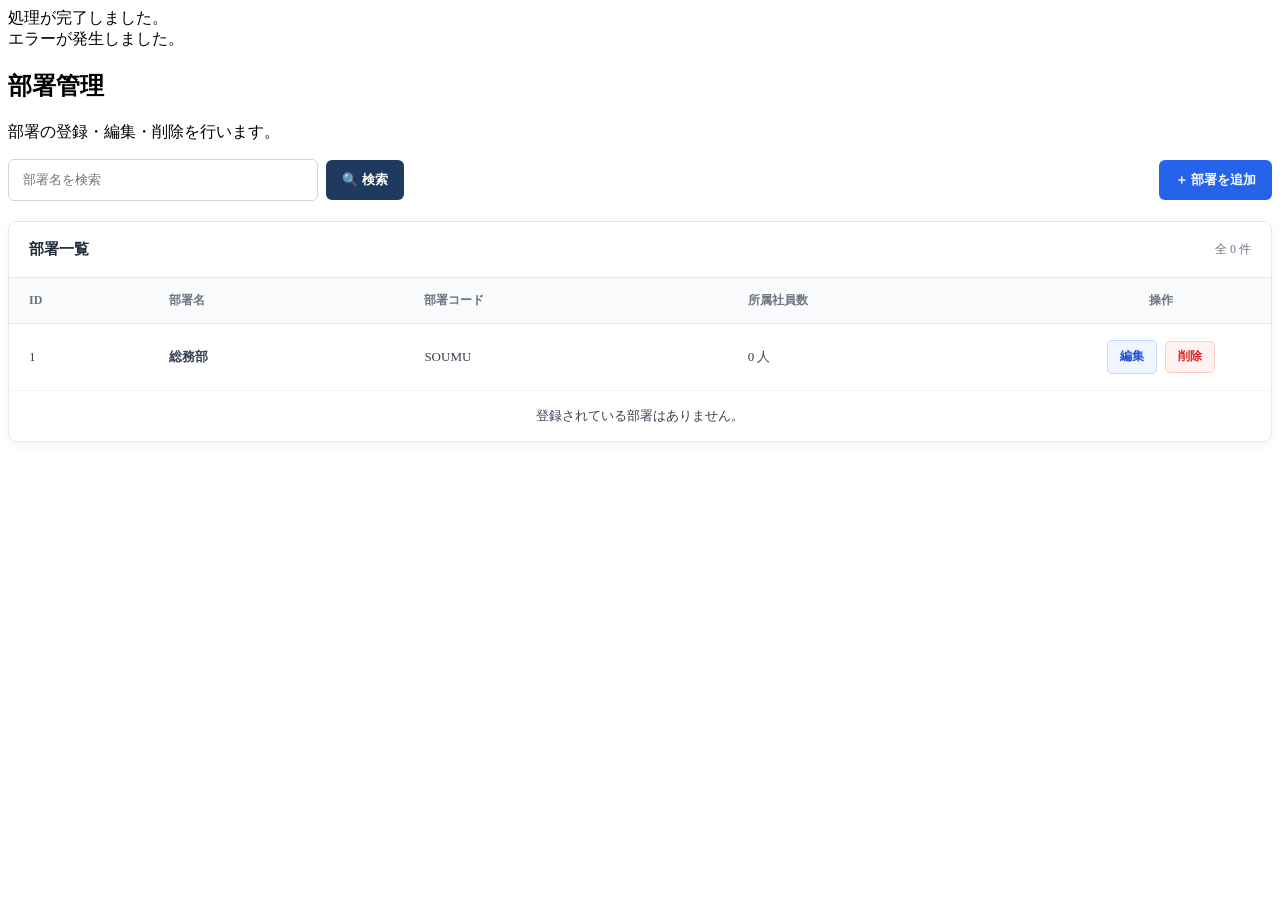
<file: src/main/resources/templates/department/index.html>
<!DOCTYPE html>
<html lang="ja" xmlns:th="http://www.thymeleaf.org">

<head>
    <meta charset="UTF-8">
    <meta name="viewport" content="width=device-width, initial-scale=1.0">

    <title>社員管理システム | 部署管理</title>

    <link rel="stylesheet" th:href="@{/css/common.css}">

    <style>
        /* =========================
           Toolbar
           ========================= */

        .toolbar {
            display: flex;

            align-items: center;
            justify-content: space-between;

            gap: 20px;

            margin-bottom: 20px;
        }

        .search-form {
            display: flex;

            align-items: center;

            gap: 8px;
        }

        .search-input {
            width: 280px;

            height: 40px;

            padding: 0 14px;

            color: #374151;
            background-color: #ffffff;

            border: 1px solid #d1d5db;
            border-radius: 6px;

            font-size: 13px;

            outline: none;

            transition:
                border-color 0.2s ease,
                box-shadow 0.2s ease;
        }

        .search-input:focus {
            border-color: #3b82f6;

            box-shadow:
                0 0 0 3px rgba(59, 130, 246, 0.1);
        }

        .button {
            height: 40px;

            padding: 0 16px;

            border: none;
            border-radius: 6px;

            font-size: 13px;
            font-weight: 600;

            cursor: pointer;

            transition:
                background-color 0.2s ease,
                box-shadow 0.2s ease;
        }

        .search-button {
            color: #ffffff;
            background-color: #1e3a5f;
        }

        .search-button:hover {
            background-color: #162d4a;
        }

        .add-button {
            display: inline-flex;

            align-items: center;
            justify-content: center;

            gap: 6px;

            color: #ffffff;
            background-color: #2563eb;

            text-decoration: none;
        }

        .add-button:hover {
            background-color: #1d4ed8;
        }

        /* =========================
           Department Card
           ========================= */

        .department-card {
            overflow: hidden;

            background-color: #ffffff;

            border: 1px solid #e5e7eb;
            border-radius: 8px;

            box-shadow:
                0 4px 12px rgba(15, 23, 42, 0.04);
        }

        .card-header {
            display: flex;

            align-items: center;
            justify-content: space-between;

            padding: 18px 20px;

            border-bottom: 1px solid #e5e7eb;
        }

        .card-title {
            margin: 0;

            color: #1f2937;

            font-size: 15px;
            font-weight: 600;
        }

        .department-count {
            color: #6b7280;

            font-size: 12px;
        }

        /* =========================
           Table
           ========================= */

        .table-wrapper {
            overflow-x: auto;
        }

        .department-table {
            width: 100%;

            border-collapse: collapse;

            font-size: 13px;
        }

        .department-table th {
            padding: 14px 20px;

            color: #6b7280;

            background-color: #f9fafb;

            border-bottom: 1px solid #e5e7eb;

            font-size: 12px;
            font-weight: 600;

            text-align: left;

            white-space: nowrap;
        }

        .department-table td {
            padding: 16px 20px;

            color: #374151;

            border-bottom: 1px solid #f1f5f9;

            vertical-align: middle;
        }

        .department-table tbody tr:last-child td {
            border-bottom: none;
        }

        .department-table tbody tr:hover {
            background-color: #f9fafb;
        }

        .department-id {
            width: 100px;

            color: #6b7280;
        }

        .department-name {
            color: #1f2937;

            font-weight: 600;
        }

        .employee-count {
            color: #6b7280;
        }

        .action-column {
            width: 180px;

            text-align: center !important;
        }

        .action-buttons {
            display: flex;

            align-items: center;
            justify-content: center;

            gap: 8px;
        }

        .action-button {
            display: inline-flex;

            align-items: center;
            justify-content: center;

            height: 32px;

            padding: 0 12px;

            border-radius: 5px;

            font-size: 12px;
            font-weight: 600;

            text-decoration: none;

            cursor: pointer;
        }

        .edit-button {
            color: #1d4ed8;

            background-color: #eff6ff;

            border: 1px solid #bfdbfe;
        }

        .edit-button:hover {
            background-color: #dbeafe;
        }

        .delete-button {
            color: #dc2626;

            background-color: #fef2f2;

            border: 1px solid #fecaca;
        }

        .delete-button:hover {
            background-color: #fee2e2;
        }

        /* =========================
           Empty
           ========================= */

        .empty-message {
            padding: 50px 20px;

            color: #9ca3af;

            font-size: 13px;

            text-align: center;
        }

        /* =========================
           Overlay
           ========================= */

        .sidebar-overlay {
            position: fixed;

            top: 64px;
            left: 0;

            z-index: 800;

            width: 100%;
            height: calc(100vh - 64px);

            background-color: rgba(15, 23, 42, 0.25);

            opacity: 0;
            visibility: hidden;

            transition:
                opacity 0.2s ease,
                visibility 0.2s ease;
        }

        body.menu-open .sidebar-overlay {
            opacity: 1;
            visibility: visible;
        }

        /* =========================
           Responsive
           ========================= */

        @media (max-width: 700px) {

            .toolbar {
                align-items: stretch;

                flex-direction: column;
            }

            .search-form {
                width: 100%;
            }

            .search-input {
                flex: 1;

                width: auto;
            }

            .add-button {
                width: 100%;
            }

            .department-table th,
            .department-table td {
                padding: 12px 14px;
            }
        }

        @media (max-width: 600px) {

            .header {
                height: 56px;
                padding: 0 16px;
            }

            .system-name {
                font-size: 14px;
            }

            .user-info {
                display: none;
            }

            .sidebar {
                top: 56px;
                height: calc(100vh - 56px);
            }

            .sidebar-overlay {
                top: 56px;
                height: calc(100vh - 56px);
            }

            .main {
                padding-top: 56px;
            }

            body.menu-open .main {
                padding-left: 0;
            }

            .content {
                padding: 28px 16px;
            }

            .page-title {
                font-size: 22px;
            }

            .action-buttons {
                flex-direction: column;
            }
        }
    </style>
</head>


<body>

    <div th:replace="~{fragments/header :: header}"></div>
    <div th:replace="~{fragments/sidebar :: sidebar}"></div>
    <div class="sidebar-overlay" id="sidebarOverlay"></div>

    <main class="main">

        <div class="content">

            <div th:if="${successMessage}" class="message success-message" th:text="${successMessage}">
                処理が完了しました。
            </div>

            <div th:if="${errorMessage}" class="message error-message" th:text="${errorMessage}">
                エラーが発生しました。
            </div>
            <section class="page-header">

                <h1 class="page-title">
                    部署管理
                </h1>

                <p class="page-description">
                    部署の登録・編集・削除を行います。
                </p>

            </section>

            <section class="toolbar">

                <form th:action="@{/departments}" method="get" class="search-form">

                    <input type="text" name="keyword" class="search-input" placeholder="部署名を検索" th:value="${keyword}">
                    <button type="submit" class="button search-button">

                        🔍
                        検索

                    </button>
                </form>


                <a th:href="@{/departments/new}" class="button add-button">

                    ＋
                    部署を追加

                </a>

            </section>

            <section class="department-card">

                <div class="card-header">

                    <h2 class="card-title">
                        部署一覧
                    </h2>

                    <span class="department-count">

                        全
                        <span th:text="${departments != null ? #lists.size(departments) : 0}">
                            0
                        </span>
                        件

                    </span>

                </div>


                <div class="table-wrapper">

                    <table class="department-table">

                        <thead>

                            <tr>

                                <th class="department-id">
                                    ID
                                </th>

                                <th>
                                    部署名
                                </th>

                                <th>
                                    部署コード
                                </th>

                                <th>
                                    所属社員数
                                </th>

                                <th class="action-column">
                                    操作
                                </th>

                            </tr>

                        </thead>


                        <tbody>

                            <tr th:each="department : ${departments}">

                                <td class="department-id" th:text="${department.id}">
                                    1
                                </td>

                                <td class="department-name" th:text="${department.name}">
                                    総務部
                                </td>

                                <td th:text="${department.code}">
                                    SOUMU
                                </td>
                                <td class="employee-count">

                                    <span th:text="${#lists.size(department.employees)}">
                                        0
                                    </span>
                                    人

                                </td>

                                <td class="action-column">

                                    <div class="action-buttons">

                                        <a th:href="@{/departments/{id}/edit(id=${department.id})}"
                                            class="action-button edit-button">

                                            編集

                                        </a>
                                        <form th:action="@{/departments/{id}/delete(id=${department.id})}" method="post"
                                            onsubmit="return confirm('この部署を削除しますか？');">

                                            <input type="hidden" th:name="${_csrf.parameterName}"
                                                th:value="${_csrf.token}">

                                            <button type="submit" class="action-button delete-button">

                                                削除

                                            </button>

                                        </form>

                                    </div>

                                </td>

                            </tr>
                            <tr th:if="${departments == null || #lists.isEmpty(departments)}">

                                <td colspan="5" class="empty-message">

                                    登録されている部署はありません。

                                </td>

                            </tr>

                        </tbody>

                    </table>

                </div>

            </section>

        </div>

    </main>


    <script th:src="@{/js/common.js}">
    </script>

</body>

</html>
</file>
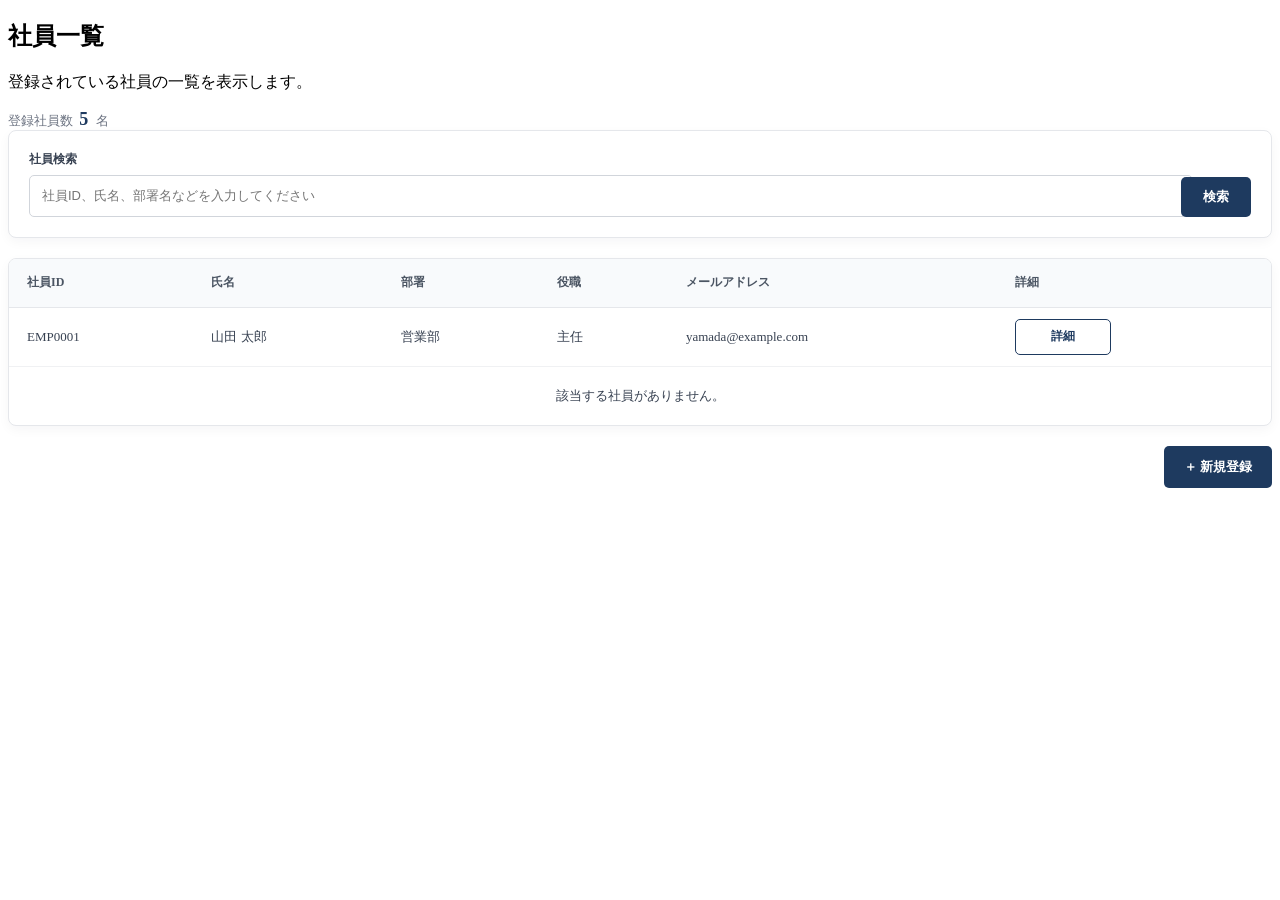
<file: src/main/resources/templates/employee/index.html>
<!DOCTYPE html>
<html lang="ja" xmlns:th="http://www.thymeleaf.org">

<head>
    <meta charset="UTF-8">
    <meta name="viewport" content="width=device-width, initial-scale=1.0">
    <title>社員管理システム | 社員一覧</title>
    <link rel="stylesheet" th:href="@{/css/common.css}">
    <style>
        /* =========================
           Employee Count
        ========================= */

        .employee-count {
            color: #6b7280;
            font-size: 13px;
        }

        .employee-count strong {
            margin: 0 3px;
            color: #1e3a5f;
            font-size: 18px;
        }

        /* =========================
           Search Area
        ========================= */

        .search-card {
            margin-bottom: 20px;
            padding: 20px;
            background-color: #ffffff;
            border: 1px solid #e5e7eb;
            border-radius: 8px;
            box-shadow: 0 4px 12px rgba(15, 23, 42, 0.04);
        }

        .search-form {
            display: flex;
            align-items: flex-end;
            gap: 14px;
        }

        .search-field {
            flex: 1;
        }

        .search-label {
            display: block;
            margin-bottom: 7px;
            color: #374151;
            font-size: 12px;
            font-weight: 600;
        }

        .search-input {
            width: 100%;
            height: 40px;
            padding: 0 12px;
            border: 1px solid #d1d5db;
            border-radius: 5px;
            background-color: #ffffff;
            color: #111827;
            font-size: 13px;
            outline: none;
            transition: border-color 0.15s ease, box-shadow 0.15s ease;
        }

        .search-input:hover {
            border-color: #9ca3af;
        }

        .search-input:focus {
            border-color: #2563eb;
            box-shadow: 0 0 0 3px rgba(37, 99, 235, 0.12);
        }

        .search-button {
            height: 40px;
            padding: 0 22px;
            border: none;
            border-radius: 5px;
            background-color: #1e3a5f;
            color: #ffffff;
            font-size: 13px;
            font-weight: 600;
            cursor: pointer;
        }

        .search-button:hover {
            background-color: #17304f;
        }

        /* =========================
           Table
        ========================= */

        .table-card {
            overflow: hidden;
            background-color: #ffffff;
            border: 1px solid #e5e7eb;
            border-radius: 8px;
            box-shadow: 0 4px 12px rgba(15, 23, 42, 0.04);
        }

        .employee-table-wrapper {
            width: 100%;
            overflow-x: auto;
        }

        .employee-table {
            width: 100%;
            border-collapse: collapse;
            white-space: nowrap;
        }

        .employee-table th {
            height: 48px;
            padding: 0 18px;
            background-color: #f8fafc;
            border-bottom: 1px solid #e5e7eb;
            color: #4b5563;
            font-size: 12px;
            font-weight: 600;
            text-align: left;
        }

        .employee-table td {
            height: 58px;
            padding: 0 18px;
            border-bottom: 1px solid #f0f1f3;
            color: #374151;
            font-size: 13px;
        }

        .employee-table tbody tr:last-child td {
            border-bottom: none;
        }

        .employee-table tbody tr:hover {
            background-color: #fafbfc;
        }

        .employee-id {
            color: #1e3a5f;
            font-size: 12px;
            font-weight: 600;
        }

        .employee-name {
            color: #111827;
            font-weight: 600;
        }

        .department {
            color: #4b5563;
        }

        .position {
            color: #6b7280;
        }

        .email {
            color: #6b7280;
        }

        /* =========================
           Detail Button
        ========================= */

        .detail-button {
            display: inline-flex;
            align-items: center;
            justify-content: center;
            height: 32px;
            padding: 0 13px;
            border: 1px solid #d1d5db;
            border-radius: 5px;
            background-color: #ffffff;
            color: #374151;
            font-size: 12px;
            text-decoration: none;
            transition:
                background-color 0.15s ease,
                border-color 0.15s ease,
                color 0.15s ease;
        }

        .detail-button:hover {
            border-color: #1e3a5f;
            background-color: #f5f8fb;
            color: #1e3a5f;
        }

        /* =========================
           Empty
        ========================= */

        .empty-message {
            padding: 60px 20px;
            color: #9ca3af;
            font-size: 13px;
            text-align: center;
        }

        /* =========================
           Responsive
        ========================= */

        @media (max-width: 900px) {
            .content {
                padding: 30px;
            }

            .page-header {
                align-items: flex-start;
                flex-direction: column;
                gap: 10px;
            }
        }

        @media (max-width: 600px) {
            .header {
                height: 56px;
                padding: 0 16px;
            }

            .system-name {
                font-size: 14px;
            }

            .user-info {
                display: none;
            }

            .sidebar {
                top: 56px;
                height: calc(100vh - 56px);
            }

            .sidebar-overlay {
                top: 56px;
                height: calc(100vh - 56px);
            }

            .main {
                padding-top: 56px;
            }

            body.menu-open .main {
                padding-left: 0;
            }

            .content {
                padding: 24px 16px;
            }

            .page-title {
                font-size: 21px;
            }

            .search-form {
                flex-direction: column;
                align-items: stretch;
            }

            .search-button {
                width: 100%;
            }

            .employee-table th,
            .employee-table td {
                padding: 0 14px;
            }
        }

        .detail-button {
            display: inline-flex;
            align-items: center;
            justify-content: center;

            min-width: 70px;
            height: 34px;

            padding: 0 12px;

            border: 1px solid #1e3a5f;
            border-radius: 5px;

            background-color: #ffffff;
            color: #1e3a5f;

            font-size: 12px;
            font-weight: 600;

            text-decoration: none;

            transition:
                background-color 0.15s ease,
                color 0.15s ease;
        }

        .detail-button:hover {
            background-color: #1e3a5f;
            color: #ffffff;
        }

        .table-footer {
            display: flex;
            justify-content: flex-end;
            margin-top: 20px;
        }

        .register-button {
            display: inline-flex;
            align-items: center;
            justify-content: center;

            height: 42px;
            padding: 0 20px;

            border: none;
            border-radius: 5px;

            background-color: #1e3a5f;
            color: #ffffff;

            font-size: 13px;
            font-weight: 600;

            text-decoration: none;

            cursor: pointer;

            transition:
                background-color 0.15s ease,
                box-shadow 0.15s ease;
        }

        .register-button:hover {
            background-color: #17304f;
            box-shadow: 0 4px 10px rgba(30, 58, 95, 0.2);
        }

        .register-button:active {
            background-color: #132943;
        }
    </style>
</head>

<body>

    <div th:replace="~{fragments/header :: header}"></div>
    <div th:replace="~{fragments/sidebar :: sidebar}"></div>
    <div class="sidebar-overlay" id="sidebarOverlay"></div>

    <main class="main">

        <div class="content">

            <!-- ページタイトル -->

            <section class="page-header">

                <div class="page-title-area">

                    <h1 class="page-title">
                        社員一覧
                    </h1>

                    <p class="page-description">
                        登録されている社員の一覧を表示します。
                    </p>

                </div>

                <div class="employee-count">
                    登録社員数
                    <strong th:text="${#lists.size(employees)}">
                        5
                    </strong>
                    名
                </div>

            </section>


            <section class="search-card">

                <form class="search-form" method="get" action="/employees">

                    <div class="search-field">

                        <label class="search-label" for="keyword">
                            社員検索
                        </label>

                        <input type="text" id="keyword" name="keyword" class="search-input"
                            placeholder="社員ID、氏名、部署名などを入力してください" th:value="${keyword}">

                    </div>

                    <button type="submit" class="search-button">
                        検索
                    </button>

                </form>

            </section>

            <!-- =========================
                 Employee Table
            ========================= -->

            <section class="table-card">

                <div class="employee-table-wrapper">

                    <table class="employee-table">

                        <thead>

                            <tr>
                                <th>
                                    社員ID
                                </th>

                                <th>
                                    氏名
                                </th>

                                <th>
                                    部署
                                </th>

                                <th>
                                    役職
                                </th>

                                <th>
                                    メールアドレス
                                </th>

                                <th>
                                    詳細
                                </th>
                            </tr>

                        </thead>

                        <tbody>

                            <tr th:each="employee : ${employees}">

                                <td th:text="${employee.employeeId}">
                                    EMP0001
                                </td>

                                <td th:text="${employee.name}">
                                    山田 太郎
                                </td>

                                <td class="department"
                                    th:text="${employee.department != null ? employee.department.name : '-'}">
                                    営業部
                                </td>

                                <td th:text="${employee.position ?: '-'}">
                                    主任
                                </td>


                                <td th:text="${employee.email ?: '-'}">
                                    yamada@example.com
                                </td>

                                <td>
                                    <a th:href="@{/employees/{id}(id=${employee.id})}" class="detail-button">
                                        詳細
                                    </a>
                                </td>

                            </tr>

                            <!-- 社員が0件の場合 -->

                            <tr th:if="${#lists.isEmpty(employees)}">

                                <td colspan="6" class="empty-message">
                                    該当する社員がありません。
                                </td>

                            </tr>

                        </tbody>

                    </table>

                </div>

            </section>

        </div>
        <div class="table-footer">
            <a th:href="@{/employees/new}" class="register-button">
                ＋ 新規登録
            </a>
        </div>
    </main>

    <script th:src="@{/js/common.js}">
    </script>
</body>

</html>
</file>
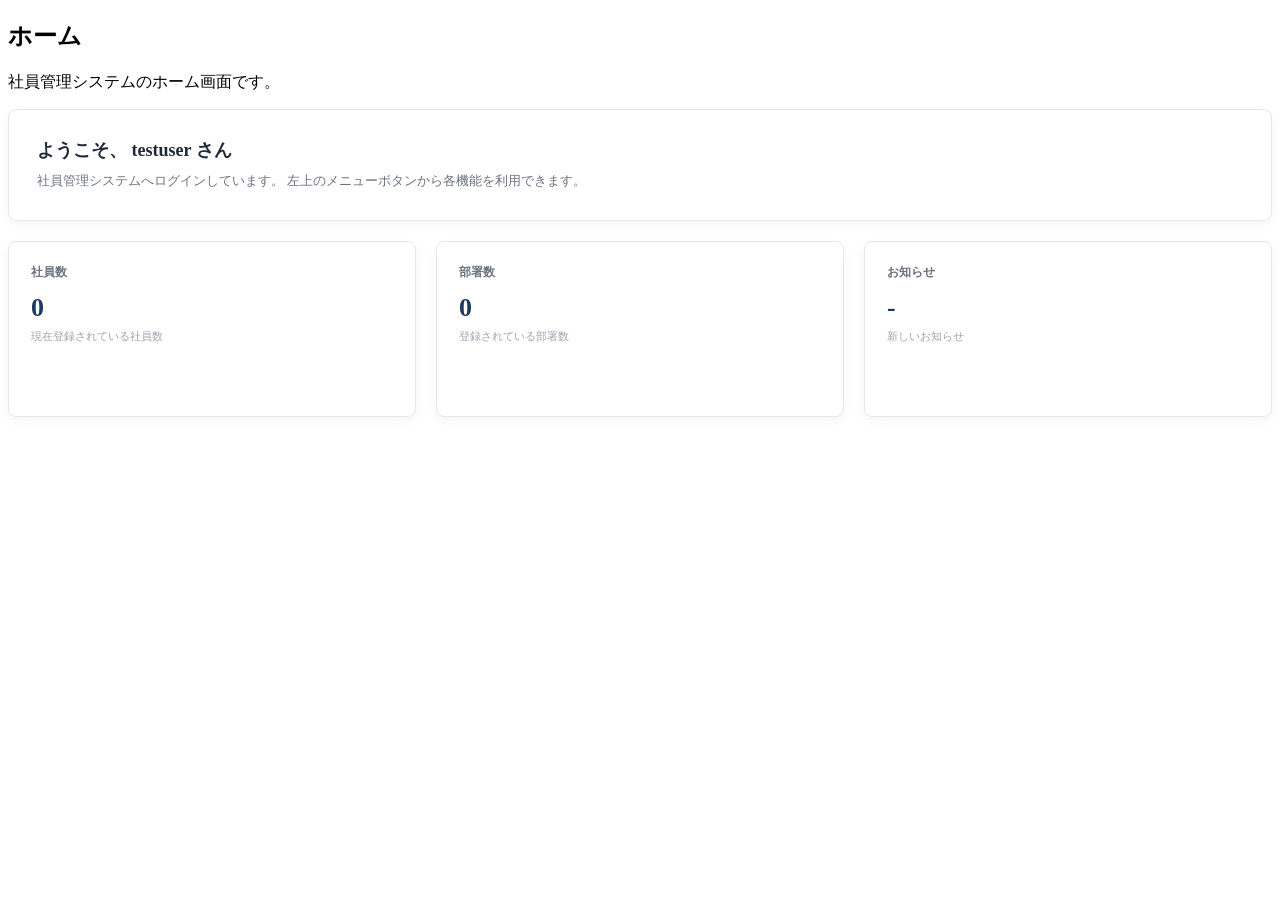
<file: src/main/resources/templates/home/index.html>
<!DOCTYPE html>
<html lang="ja" xmlns:th="http://www.thymeleaf.org">

<head>
    <meta charset="UTF-8">
    <meta name="viewport" content="width=device-width, initial-scale=1.0">

    <title>社員管理システム | ホーム</title>
    <link rel="stylesheet" th:href="@{/css/common.css}">
    <style>
        /* =========================
           Welcome
           ========================= */

        .welcome-card {
            padding: 28px;

            background-color: #ffffff;

            border: 1px solid #e5e7eb;
            border-radius: 8px;

            box-shadow:
                0 4px 12px rgba(15, 23, 42, 0.04);
        }

        .welcome-title {
            margin: 0 0 8px;

            color: #1f2937;

            font-size: 18px;
            font-weight: 600;
        }

        .welcome-text {
            margin: 0;

            color: #6b7280;

            font-size: 13px;
            line-height: 1.7;
        }

        /* =========================
           Dashboard
           ========================= */

        .dashboard-grid {
            display: grid;

            grid-template-columns:
                repeat(3, minmax(0, 1fr));

            gap: 20px;

            margin-top: 20px;
        }

        .dashboard-card {
            min-height: 130px;

            padding: 22px;

            background-color: #ffffff;

            border: 1px solid #e5e7eb;
            border-radius: 8px;

            box-shadow:
                0 4px 12px rgba(15, 23, 42, 0.04);
        }

        .dashboard-card-title {
            margin-bottom: 12px;

            color: #6b7280;

            font-size: 12px;
            font-weight: 600;
        }

        .dashboard-card-value {
            color: #1e3a5f;

            font-size: 26px;
            font-weight: 700;
        }

        .dashboard-card-description {
            margin-top: 6px;

            color: #9ca3af;

            font-size: 11px;
        }

        /* =========================
           Overlay
           ========================= */

        .sidebar-overlay {
            position: fixed;
            top: 64px;
            left: 0;
            z-index: 800;

            width: 100%;
            height: calc(100vh - 64px);

            background-color: rgba(15, 23, 42, 0.25);

            opacity: 0;
            visibility: hidden;

            transition:
                opacity 0.2s ease,
                visibility 0.2s ease;
        }

        body.menu-open .sidebar-overlay {
            opacity: 1;
            visibility: visible;
        }

        /* =========================
           Responsive
           ========================= */

        @media (max-width: 900px) {
            .dashboard-grid {
                grid-template-columns: 1fr 1fr;
            }
        }

        @media (max-width: 600px) {

            .header {
                height: 56px;
                padding: 0 16px;
            }

            .system-name {
                font-size: 14px;
            }

            .user-info {
                display: none;
            }

            .sidebar {
                top: 56px;
                height: calc(100vh - 56px);
            }

            .sidebar-overlay {
                top: 56px;
                height: calc(100vh - 56px);
            }

            .main {
                padding-top: 56px;
            }

            body.menu-open .main {
                padding-left: 0;
            }

            .content {
                padding: 28px 16px;
            }

            .dashboard-grid {
                grid-template-columns: 1fr;
            }
        }
    </style>
</head>


<body>

    <div th:replace="~{fragments/header :: header}"></div>
    <div th:replace="~{fragments/sidebar :: sidebar}"></div>
    <div class="sidebar-overlay" id="sidebarOverlay"> </div>


    <!-- =========================
     Main
     ========================= -->

    <main class="main">

        <div class="content">

            <section class="page-header">

                <h1 class="page-title">
                    ホーム
                </h1>

                <p class="page-description">
                    社員管理システムのホーム画面です。
                </p>

            </section>


            <section class="welcome-card">

                <h2 class="welcome-title">

                    ようこそ、
                    <span th:text="${#authentication.name}">
                        testuser
                    </span>
                    さん

                </h2>

                <p class="welcome-text">
                    社員管理システムへログインしています。
                    左上のメニューボタンから各機能を利用できます。
                </p>

            </section>


            <section class="dashboard-grid">

                <div class="dashboard-card">

                    <div class="dashboard-card-title">
                        社員数
                    </div>

                    <div class="dashboard-card-value" th:text="${employeeCount}">
                        0
                    </div>

                    <div class="dashboard-card-description">
                        現在登録されている社員数
                    </div>

                </div>

                <div class="dashboard-card">

                    <div class="dashboard-card-title">
                        部署数
                    </div>

                    <div class="dashboard-card-value" th:text="${departmentCount}">
                        0
                    </div>

                    <div class="dashboard-card-description">
                        登録されている部署数
                    </div>

                </div>


                <div class="dashboard-card">

                    <div class="dashboard-card-title">
                        お知らせ
                    </div>

                    <div class="dashboard-card-value">
                        -
                    </div>

                    <div class="dashboard-card-description">
                        新しいお知らせ
                    </div>

                </div>

            </section>

        </div>

    </main>


    <script th:src="@{/js/common.js}">
    </script>

</body>

</html>
</file>
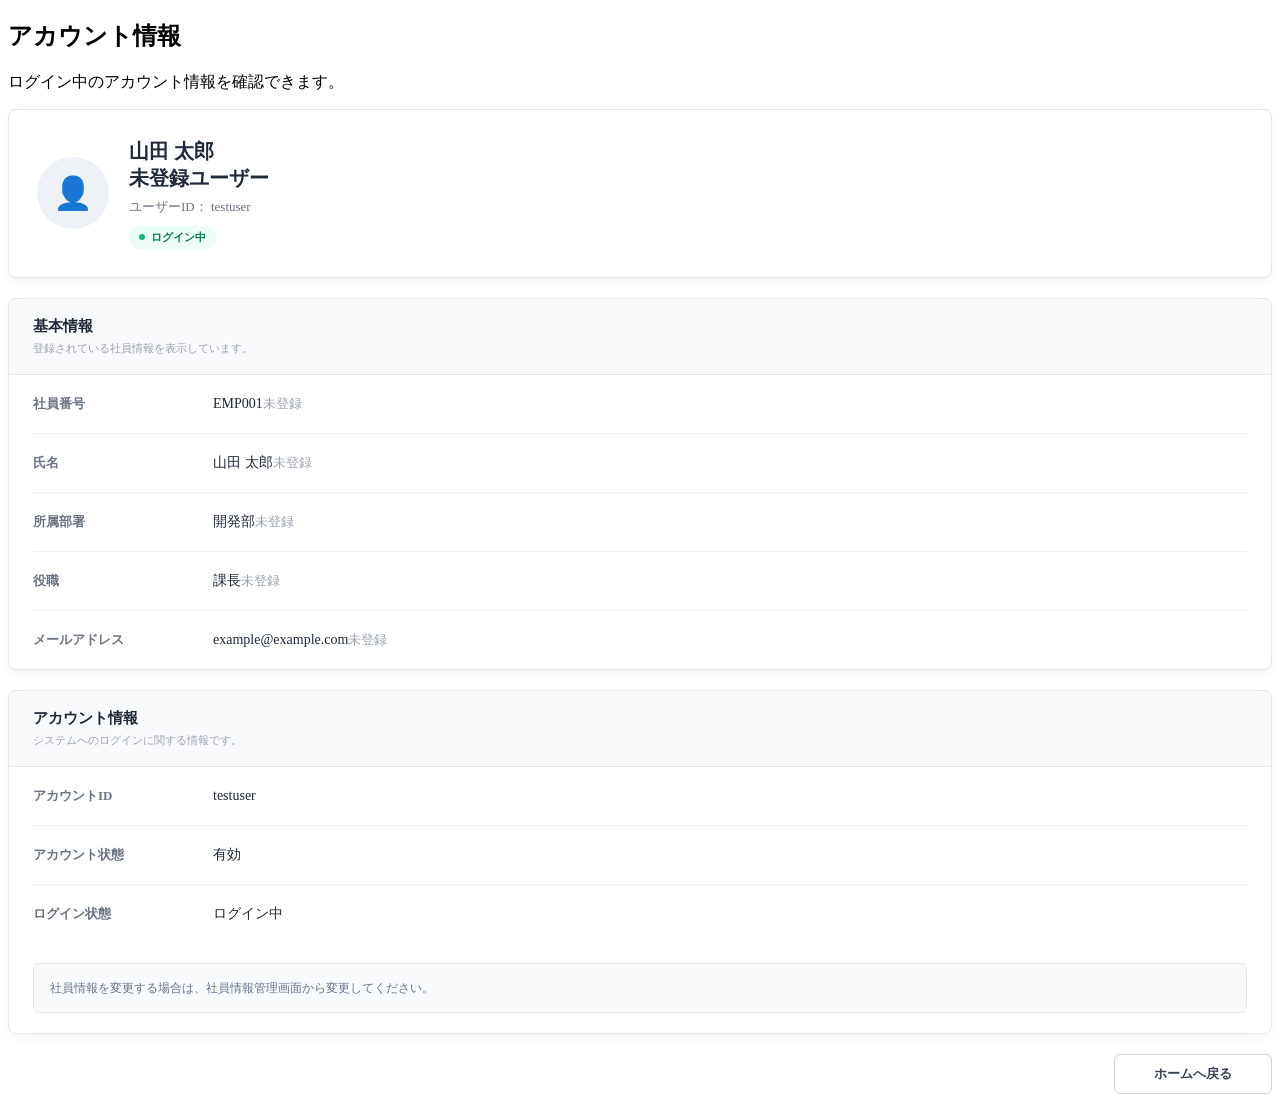
<file: src/main/resources/templates/profile/index.html>
<!DOCTYPE html>
<html lang="ja" xmlns:th="http://www.thymeleaf.org">

<head>

    <meta charset="UTF-8">
    <meta name="viewport" content="width=device-width, initial-scale=1.0">

    <title>社員管理システム | アカウント情報</title>

    <link rel="stylesheet" th:href="@{/css/common.css}">

    <style>
        /* =========================
           Profile Overview
           ========================= */

        .profile-overview {
            display: flex;
            align-items: center;

            padding: 28px;

            margin-bottom: 20px;

            background-color: #ffffff;

            border: 1px solid #e5e7eb;
            border-radius: 8px;

            box-shadow:
                0 4px 12px rgba(15, 23, 42, 0.04);
        }

        .profile-avatar {
            width: 72px;
            height: 72px;

            display: flex;
            align-items: center;
            justify-content: center;

            flex-shrink: 0;

            margin-right: 20px;

            background-color: #eef2f7;

            border-radius: 50%;

            color: #1e3a5f;

            font-size: 32px;
        }

        .profile-overview-info {
            min-width: 0;
        }

        .profile-name {
            margin: 0;

            color: #1f2937;

            font-size: 20px;
            font-weight: 700;
        }

        .profile-user-id {
            margin-top: 6px;

            color: #6b7280;

            font-size: 13px;
        }

        .profile-status {
            display: inline-flex;
            align-items: center;

            margin-top: 10px;
            padding: 4px 10px;

            background-color: #ecfdf5;

            border-radius: 999px;

            color: #047857;

            font-size: 11px;
            font-weight: 600;
        }

        .profile-status::before {
            content: "";

            width: 6px;
            height: 6px;

            margin-right: 6px;

            background-color: #10b981;

            border-radius: 50%;
        }


        /* =========================
           Information Card
           ========================= */

        .profile-card {
            margin-bottom: 20px;

            background-color: #ffffff;

            border: 1px solid #e5e7eb;
            border-radius: 8px;

            box-shadow:
                0 4px 12px rgba(15, 23, 42, 0.04);

            overflow: hidden;
        }

        .profile-card-header {
            padding: 18px 24px;

            background-color: #f9fafb;

            border-bottom: 1px solid #e5e7eb;
        }

        .profile-card-title {
            margin: 0;

            color: #1f2937;

            font-size: 15px;
            font-weight: 700;
        }

        .profile-card-description {
            margin: 5px 0 0;

            color: #9ca3af;

            font-size: 11px;
        }

        .profile-card-body {
            padding: 0 24px;
        }


        /* =========================
           Information Item
           ========================= */

        .profile-item {
            display: flex;
            align-items: center;

            min-height: 58px;

            border-bottom: 1px solid #f0f1f3;
        }

        .profile-item:last-child {
            border-bottom: none;
        }

        .profile-label {
            width: 180px;

            flex-shrink: 0;

            color: #6b7280;

            font-size: 13px;
            font-weight: 600;
        }

        .profile-value {
            color: #1f2937;

            font-size: 14px;
        }

        .profile-value-muted {
            color: #9ca3af;

            font-size: 13px;
        }


        /* =========================
           Account Note
           ========================= */

        .account-note {
            padding: 14px 16px;

            margin: 20px 0;

            background-color: #f8fafc;

            border: 1px solid #e5e7eb;
            border-radius: 6px;

            color: #64748b;

            font-size: 12px;
            line-height: 1.7;
        }


        /* =========================
           Actions
           ========================= */

        .profile-actions {
            display: flex;
            justify-content: flex-end;
            gap: 10px;

            margin-top: 20px;
        }

        .profile-button {
            display: inline-flex;
            align-items: center;
            justify-content: center;

            min-width: 120px;

            padding: 10px 18px;

            border-radius: 6px;

            font-size: 13px;
            font-weight: 600;

            text-decoration: none;

            cursor: pointer;

            transition:
                background-color 0.2s ease,
                border-color 0.2s ease;
        }

        .profile-button-secondary {
            background-color: #ffffff;

            border: 1px solid #d1d5db;

            color: #374151;
        }

        .profile-button-secondary:hover {
            background-color: #f9fafb;
        }


        /* =========================
           Responsive
           ========================= */

        @media (max-width: 600px) {

            .header {
                height: 56px;
                padding: 0 16px;
            }

            .sidebar {
                top: 56px;
                height: calc(100vh - 56px);
            }

            .sidebar-overlay {
                top: 56px;
                height: calc(100vh - 56px);
            }

            .main {
                padding-top: 56px;
            }

            body.menu-open .main {
                padding-left: 0;
            }

            .content {
                padding: 28px 16px;
            }

            .profile-overview {
                padding: 20px;
            }

            .profile-avatar {
                width: 56px;
                height: 56px;
                margin-right: 14px;
                font-size: 26px;
            }

            .profile-name {
                font-size: 17px;
            }

            .profile-card-body {
                padding: 0 16px;
            }

            .profile-item {
                display: block;

                padding: 14px 0;
            }

            .profile-label {
                width: auto;

                display: block;

                margin-bottom: 5px;
            }

            .profile-actions {
                flex-direction: column;
            }

            .profile-button {
                width: 100%;
            }
        }
    </style>

</head>


<body>

    <div th:replace="~{fragments/header :: header}"></div>
    <div th:replace="~{fragments/sidebar :: sidebar}"></div>
    <div class="sidebar-overlay" id="sidebarOverlay"></div>


    <main class="main">

        <div class="content">
            <section class="page-header">

                <h1 class="page-title">
                    アカウント情報
                </h1>

                <p class="page-description">
                    ログイン中のアカウント情報を確認できます。
                </p>

            </section>


            <section class="profile-overview">

                <div class="profile-avatar">
                    👤
                </div>

                <div class="profile-overview-info">

                    <!-- 社員情報が存在する場合 -->
                    <h2 class="profile-name" th:if="${employee != null}" th:text="${employee.name}">
                        山田 太郎
                    </h2>

                    <!-- 社員情報が存在しない場合 -->
                    <h2 class="profile-name" th:unless="${employee != null}">
                        未登録ユーザー
                    </h2>

                    <div class="profile-user-id">

                        ユーザーID：

                        <span th:text="${userId}">
                            testuser
                        </span>

                    </div>

                    <span class="profile-status">
                        ログイン中
                    </span>

                </div>

            </section>


            <!-- =========================
                 Basic Information
                 ========================= -->

            <section class="profile-card">

                <div class="profile-card-header">

                    <h2 class="profile-card-title">
                        基本情報
                    </h2>

                    <p class="profile-card-description">
                        登録されている社員情報を表示しています。
                    </p>

                </div>


                <div class="profile-card-body">


                    <!-- 社員番号 -->

                    <div class="profile-item">

                        <span class="profile-label">
                            社員番号
                        </span>

                        <span class="profile-value" th:if="${employee != null and employee.employeeId != null}"
                            th:text="${employee.employeeId}">
                            EMP001
                        </span>

                        <span class="profile-value-muted"
                            th:unless="${employee != null and employee.employeeId != null}">
                            未登録
                        </span>

                    </div>


                    <!-- 氏名 -->

                    <div class="profile-item">

                        <span class="profile-label">
                            氏名
                        </span>

                        <span class="profile-value" th:if="${employee != null and employee.name != null}"
                            th:text="${employee.name}">
                            山田 太郎
                        </span>

                        <span class="profile-value-muted" th:unless="${employee != null and employee.name != null}">
                            未登録
                        </span>

                    </div>


                    <!-- 部署 -->

                    <div class="profile-item">

                        <span class="profile-label">
                            所属部署
                        </span>

                        <span class="profile-value"
                            th:if="${employee != null and employee.department != null and !#strings.isEmpty(employee.department)}"
                            th:text="${employee.department}">
                            開発部
                        </span>

                        <span class="profile-value-muted"
                            th:unless="${employee != null and employee.department != null and !#strings.isEmpty(employee.department)}">
                            未登録
                        </span>

                    </div>


                    <!-- 役職 -->

                    <div class="profile-item">

                        <span class="profile-label">
                            役職
                        </span>

                        <span class="profile-value"
                            th:if="${employee != null and employee.position != null and !#strings.isEmpty(employee.position)}"
                            th:text="${employee.position}">
                            課長
                        </span>

                        <span class="profile-value-muted"
                            th:unless="${employee != null and employee.position != null and !#strings.isEmpty(employee.position)}">
                            未登録
                        </span>

                    </div>


                    <!-- メールアドレス -->

                    <div class="profile-item">

                        <span class="profile-label">
                            メールアドレス
                        </span>

                        <span class="profile-value"
                            th:if="${employee != null and employee.email != null and !#strings.isEmpty(employee.email)}"
                            th:text="${employee.email}">
                            example@example.com
                        </span>

                        <span class="profile-value-muted"
                            th:unless="${employee != null and employee.email != null and !#strings.isEmpty(employee.email)}">
                            未登録
                        </span>

                    </div>

                </div>

            </section>


            <!-- =========================
                 Account Information
                 ========================= -->

            <section class="profile-card">

                <div class="profile-card-header">

                    <h2 class="profile-card-title">
                        アカウント情報
                    </h2>

                    <p class="profile-card-description">
                        システムへのログインに関する情報です。
                    </p>

                </div>


                <div class="profile-card-body">


                    <!-- アカウントID -->

                    <div class="profile-item">

                        <span class="profile-label">
                            アカウントID
                        </span>

                        <span class="profile-value" th:text="${userId}">
                            testuser
                        </span>

                    </div>


                    <!-- アカウント状態 -->

                    <div class="profile-item">

                        <span class="profile-label">
                            アカウント状態
                        </span>

                        <span class="profile-value">
                            有効
                        </span>

                    </div>


                    <!-- ログイン状態 -->

                    <div class="profile-item">

                        <span class="profile-label">
                            ログイン状態
                        </span>

                        <span class="profile-value">
                            ログイン中
                        </span>

                    </div>

                </div>


                <div class="profile-card-body">

                    <div class="account-note">
                        社員情報を変更する場合は、社員情報管理画面から変更してください。
                    </div>

                </div>

            </section>


            <!-- =========================
                 Actions
                 ========================= -->

            <div class="profile-actions">

                <a th:href="@{/}" class="profile-button profile-button-secondary">

                    ホームへ戻る

                </a>

            </div>


        </div>

    </main>


    <script th:src="@{/js/common.js}">
    </script>

</body>

</html>
</file>
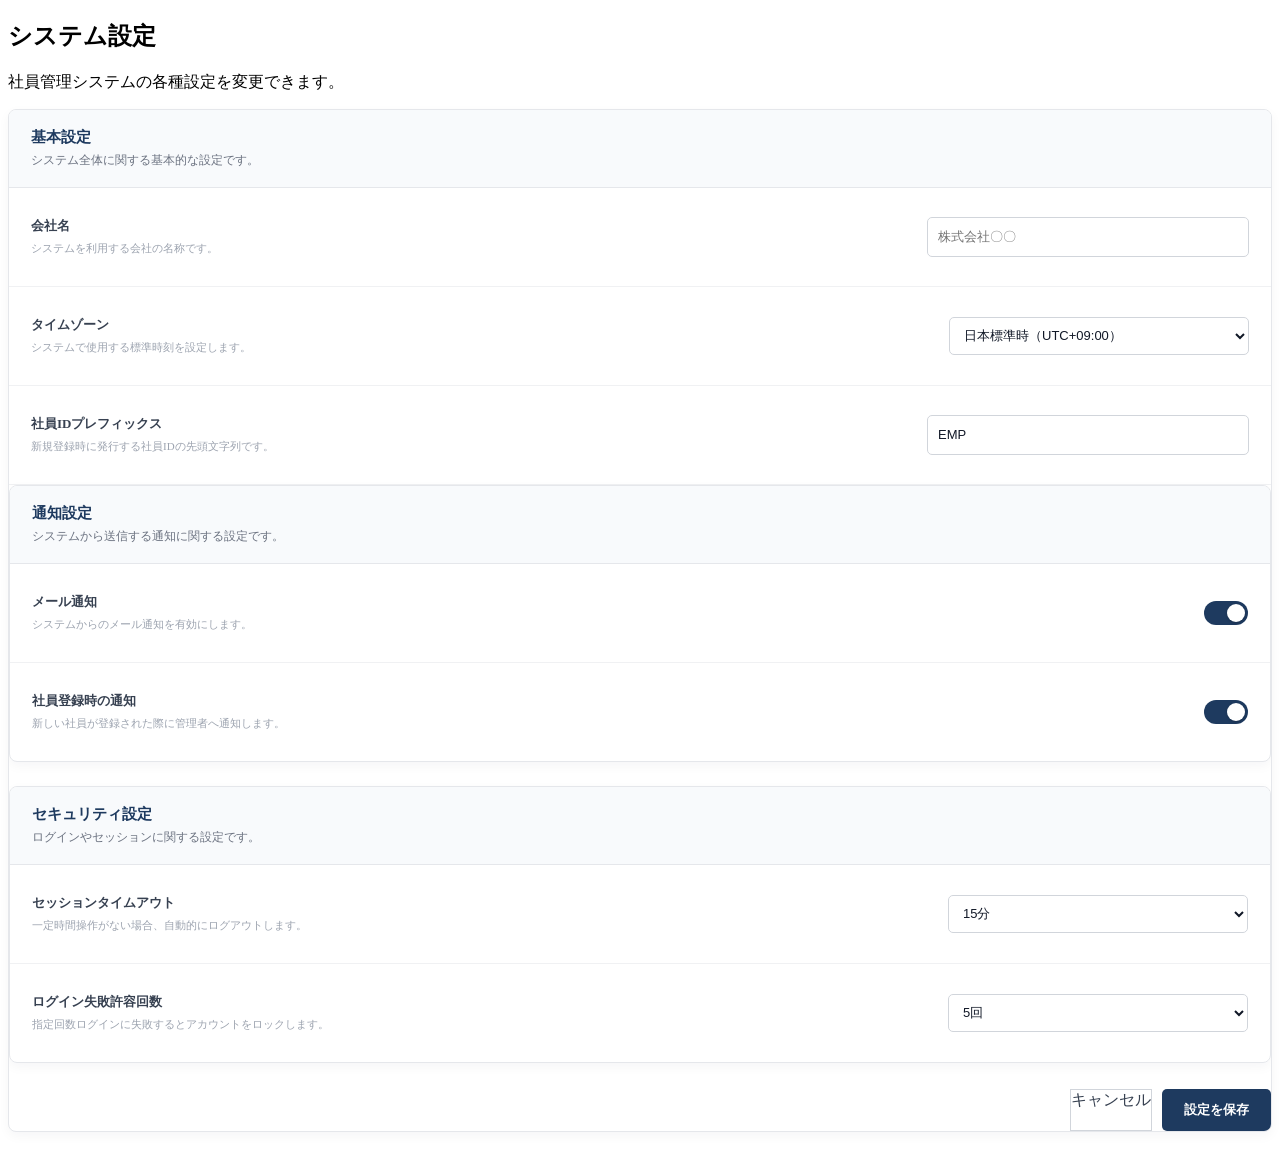
<file: src/main/resources/templates/setting/index.html>
<!DOCTYPE html>
<html lang="ja" xmlns:th="http://www.thymeleaf.org">

<head>
    <meta charset="UTF-8">
    <meta name="viewport" content="width=device-width, initial-scale=1.0">

    <title>社員管理システム | システム設定</title>

    <link rel="stylesheet" th:href="@{/css/common.css}">

    <style>
        /* =========================
           Settings Section
        ========================= */

        .settings-section {
            margin-bottom: 24px;

            background-color: #ffffff;

            border: 1px solid #e5e7eb;
            border-radius: 8px;

            box-shadow: 0 4px 12px rgba(15, 23, 42, 0.04);

            overflow: hidden;
        }

        .settings-section-header {
            padding: 18px 22px;

            background-color: #f8fafc;

            border-bottom: 1px solid #e5e7eb;
        }

        .settings-section-title {
            margin: 0;

            color: #1e3a5f;

            font-size: 15px;
            font-weight: 700;
        }

        .settings-section-description {
            margin: 5px 0 0;

            color: #6b7280;

            font-size: 12px;
        }


        /* =========================
           Setting Item
        ========================= */

        .setting-item {
            display: flex;

            align-items: center;
            justify-content: space-between;

            gap: 30px;

            min-height: 70px;

            padding: 14px 22px;

            border-bottom: 1px solid #f0f1f3;
        }

        .setting-item:last-child {
            border-bottom: none;
        }

        .setting-info {
            flex: 1;
            min-width: 0;
        }

        .setting-label {
            display: block;

            margin-bottom: 5px;

            color: #374151;

            font-size: 13px;
            font-weight: 600;
        }

        .setting-description {
            margin: 0;

            color: #9ca3af;

            font-size: 11px;
            line-height: 1.6;
        }


        /* =========================
           Input
        ========================= */

        .setting-input,
        .setting-select {

            width: 300px;
            height: 38px;

            padding: 0 10px;

            border: 1px solid #d1d5db;
            border-radius: 5px;

            background-color: #ffffff;
            color: #111827;

            font-size: 13px;

            outline: none;

            transition:
                border-color 0.15s ease,
                box-shadow 0.15s ease;
        }

        .setting-input:focus,
        .setting-select:focus {

            border-color: #2563eb;

            box-shadow:
                0 0 0 3px rgba(37, 99, 235, 0.12);
        }


        /* =========================
           Checkbox
        ========================= */

        .setting-checkbox {

            display: flex;

            align-items: center;

            gap: 9px;

            color: #374151;

            font-size: 13px;

            cursor: pointer;
        }

        .setting-checkbox input {

            width: 16px;
            height: 16px;

            accent-color: #1e3a5f;

            cursor: pointer;
        }


        /* =========================
           Toggle
        ========================= */

        .toggle {

            position: relative;

            display: inline-block;

            width: 44px;
            height: 24px;
        }

        .toggle input {
            display: none;
        }

        .toggle-slider {

            position: absolute;

            inset: 0;

            background-color: #d1d5db;

            border-radius: 24px;

            cursor: pointer;

            transition: background-color 0.2s ease;
        }

        .toggle-slider::before {

            content: "";

            position: absolute;

            width: 18px;
            height: 18px;

            left: 3px;
            top: 3px;

            background-color: #ffffff;

            border-radius: 50%;

            box-shadow: 0 1px 3px rgba(0, 0, 0, 0.2);

            transition: transform 0.2s ease;
        }

        .toggle input:checked+.toggle-slider {
            background-color: #1e3a5f;
        }

        .toggle input:checked+.toggle-slider::before {
            transform: translateX(20px);
        }


        /* =========================
           Footer
        ========================= */

        .settings-footer {

            display: flex;

            justify-content: flex-end;

            gap: 10px;

            margin-top: 26px;
        }


        .save-button {

            display: inline-flex;

            align-items: center;
            justify-content: center;

            height: 42px;

            padding: 0 22px;

            border-radius: 5px;

            font-size: 13px;
            font-weight: 600;

            cursor: pointer;

            text-decoration: none;
        }

        .cancel-button {

            border: 1px solid #d1d5db;

            background-color: #ffffff;

            color: #374151;
        }

        .cancel-button:hover {
            background-color: #f9fafb;
        }

        .save-button {

            border: none;

            background-color: #1e3a5f;

            color: #ffffff;
        }

        .save-button:hover {
            background-color: #17304f;
        }


        /* =========================
           Responsive
        ========================= */

        @media (max-width: 700px) {

            .content {
                padding: 24px 16px;
            }

            .setting-item {

                align-items: flex-start;

                flex-direction: column;

                gap: 10px;

                padding: 18px;
            }

            .setting-input,
            .setting-select {
                width: 100%;
            }

            .settings-footer {
                flex-direction: column;
            }

            .cancel-button,
            .save-button {
                width: 100%;
            }
        }
    </style>
</head>


<body>


    <div th:replace="~{fragments/header :: header}"></div>
    <div th:replace="~{fragments/sidebar :: sidebar}"></div>
    <div class="sidebar-overlay" id="sidebarOverlay"></div>


    <main class="main">

        <div class="content">
            <section class="page-header">
                <h1 class="page-title">
                    システム設定
                </h1>
                <p class="page-description">
                    社員管理システムの各種設定を変更できます。
                </p>
            </section>


            <form th:action="@{/settings}" method="post">


                <!-- =========================
                     基本設定
                ========================= -->

                <section class="settings-section">

                    <div class="settings-section-header">

                        <h2 class="settings-section-title">
                            基本設定
                        </h2>

                        <p class="settings-section-description">
                            システム全体に関する基本的な設定です。
                        </p>

                    </div>

                    <div class="setting-item">

                        <div class="setting-info">

                            <label class="setting-label" for="companyName">
                                会社名
                            </label>

                            <p class="setting-description">
                                システムを利用する会社の名称です。
                            </p>

                        </div>

                        <input type="text" id="companyName" name="companyName" class="setting-input"
                            placeholder="株式会社〇〇">

                    </div>


                    <div class="setting-item">

                        <div class="setting-info">
                            <label class="setting-label" for="timezone">
                                タイムゾーン
                            </label>

                            <p class="setting-description">
                                システムで使用する標準時刻を設定します。</p>
                        </div>

                        <select id="timezone" name="timezone" class="setting-select">

                            <option value="Asia/Tokyo" th:selected="${settings.timezone == 'Asia/Tokyo'}">
                                日本標準時（UTC+09:00）
                            </option>

                            <option value="UTC" th:selected="${settings.timezone == 'UTC'}">
                                協定世界時（UTC）
                            </option>

                        </select>

                    </div>

                    <div class="setting-item">

                        <div class="setting-info">

                            <label class="setting-label" for="employeeIdPrefix">
                                社員IDプレフィックス
                            </label>

                            <p class="setting-description">
                                新規登録時に発行する社員IDの先頭文字列です。
                            </p>

                        </div>

                        <input type="text" id="employeeIdPrefix" name="employeeIdPrefix" class="setting-input"
                            value="EMP">

                    </div>

                    <!-- =========================
                     通知設定
                ========================= -->

                    <section class="settings-section">

                        <div class="settings-section-header">

                            <h2 class="settings-section-title">
                                通知設定
                            </h2>

                            <p class="settings-section-description">
                                システムから送信する通知に関する設定です。
                            </p>

                        </div>


                        <div class="setting-item">

                            <div class="setting-info">

                                <span class="setting-label">
                                    メール通知
                                </span>
                                <p class="setting-description">
                                    システムからのメール通知を有効にします。
                                </p>
                            </div>

                            <label class="toggle">
                                <input type="checkbox" name="mailNotification" checked>
                                <span class="toggle-slider"></span>
                            </label>

                        </div>


                        <div class="setting-item">

                            <div class="setting-info">

                                <span class="setting-label">
                                    社員登録時の通知
                                </span>

                                <p class="setting-description">
                                    新しい社員が登録された際に管理者へ通知します。
                                </p>

                            </div>

                            <label class="toggle">

                                <input type="checkbox" name="employeeRegistrationNotification" checked>

                                <span class="toggle-slider"></span>

                            </label>

                        </div>

                    </section>


                    <!-- =========================
                     セキュリティ設定
                ========================= -->

                    <section class="settings-section">

                        <div class="settings-section-header">

                            <h2 class="settings-section-title">
                                セキュリティ設定
                            </h2>

                            <p class="settings-section-description">
                                ログインやセッションに関する設定です。
                            </p>

                        </div>


                        <div class="setting-item">

                            <div class="setting-info">

                                <label class="setting-label" for="sessionTimeout">
                                    セッションタイムアウト
                                </label>

                                <p class="setting-description">
                                    一定時間操作がない場合、自動的にログアウトします。
                                </p>
                            </div>

                            <select id="sessionTimeout" name="sessionTimeout" class="setting-select">

                                <option value="15" th:selected="${settings.sessionTimeout == 15}">
                                    15分
                                </option>

                                <option value="30" th:selected="${settings.sessionTimeout == 30}">
                                    30分
                                </option>

                                <option value="60" th:selected="${settings.sessionTimeout == 60}">
                                    60分
                                </option>

                                <option value="120" th:selected="${settings.sessionTimeout == 120}">
                                    120分
                                </option>

                            </select>


                        </div>


                        <div class="setting-item">

                            <div class="setting-info">

                                <label class="setting-label" for="loginFailureLimit">
                                    ログイン失敗許容回数
                                </label>

                                <p class="setting-description">
                                    指定回数ログインに失敗するとアカウントをロックします。
                                </p>

                            </div>

                            <select id="loginFailureLimit" name="loginFailureLimit" class="setting-select">

                                <option value="3">
                                    3回
                                </option>

                                <option value="5" selected>
                                    5回
                                </option>

                                <option value="10">
                                    10回
                                </option>

                            </select>

                        </div>

                    </section>


                    <!-- =========================
                     Footer
                ========================= -->

                    <div class="settings-footer">

                        <a th:href="@{/}" class="cancel-button">
                            キャンセル
                        </a>

                        <button type="submit" class="save-button">
                            設定を保存
                        </button>

                    </div>

            </form>

        </div>

    </main>
    <script th:src="@{/js/common.js}"></script>

</body>

</html>
</file>
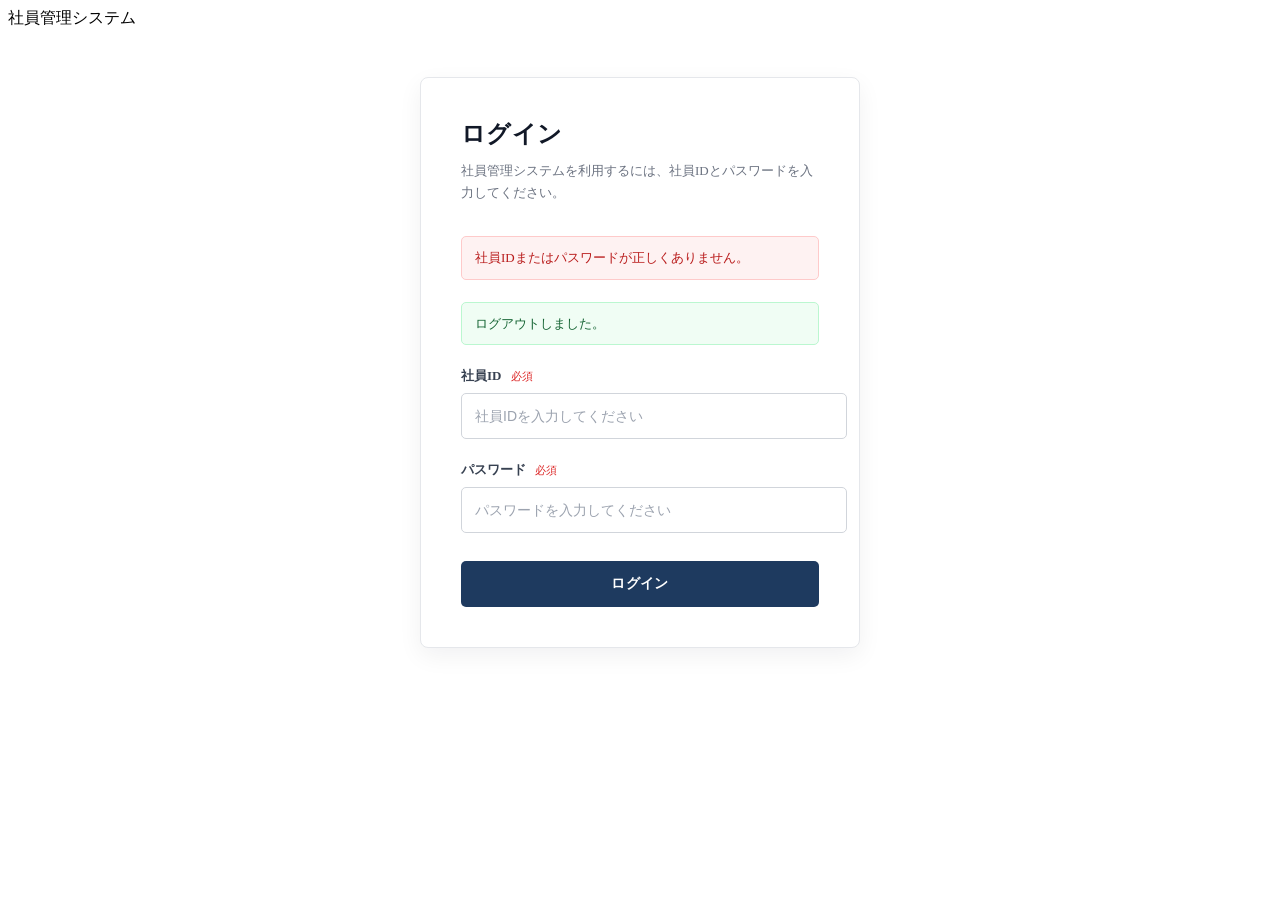
<file: src/main/resources/templates/auth/login.html>
<!DOCTYPE html>
<html lang="ja" xmlns:th="http://www.thymeleaf.org">

<head>
    <meta charset="UTF-8">
    <meta name="viewport" content="width=device-width, initial-scale=1.0">

    <title>社員管理システム | ログイン</title>
    <link rel="stylesheet" th:href="@{/css/common.css}">

    <style>
        /* =========================
           Main
           ========================= */

        .main {
            flex: 1;
            display: flex;
            justify-content: center;
            align-items: center;
            padding: 48px 20px;
        }

        .login-container {
            width: 100%;
            max-width: 440px;
        }

        .login-card {
            background-color: #ffffff;
            border: 1px solid #e5e7eb;
            border-radius: 8px;
            box-shadow: 0 8px 24px rgba(15, 23, 42, 0.06);
            padding: 40px;
        }

        .login-title {
            margin: 0;
            color: #111827;
            font-size: 24px;
            font-weight: 700;
            letter-spacing: 0.02em;
        }

        .login-description {
            margin: 10px 0 32px;
            color: #6b7280;
            font-size: 13px;
            line-height: 1.7;
        }

        /* =========================
           Form
           ========================= */

        .form-group {
            margin-bottom: 22px;
        }

        .form-label {
            display: block;
            margin-bottom: 8px;
            color: #374151;
            font-size: 13px;
            font-weight: 600;
        }

        .required {
            margin-left: 6px;
            color: #dc2626;
            font-size: 11px;
            font-weight: 500;
        }

        .form-input {
            width: 100%;
            height: 44px;
            padding: 0 13px;
            border: 1px solid #d1d5db;
            border-radius: 5px;
            background-color: #ffffff;
            color: #111827;
            font-size: 14px;
            outline: none;
            transition:
                border-color 0.15s ease,
                box-shadow 0.15s ease;
        }

        .form-input::placeholder {
            color: #9ca3af;
        }

        .form-input:hover {
            border-color: #9ca3af;
        }

        .form-input:focus {
            border-color: #2563eb;
            box-shadow: 0 0 0 3px rgba(37, 99, 235, 0.12);
        }

        /* =========================
           Login Button
           ========================= */

        .login-button {
            width: 100%;
            height: 46px;
            margin-top: 6px;
            border: none;
            border-radius: 5px;
            background-color: #1e3a5f;
            color: #ffffff;
            font-size: 14px;
            font-weight: 600;
            letter-spacing: 0.03em;
            cursor: pointer;
            transition:
                background-color 0.15s ease,
                box-shadow 0.15s ease;
        }

        .login-button:hover {
            background-color: #17304f;
            box-shadow: 0 4px 10px rgba(30, 58, 95, 0.2);
        }

        .login-button:active {
            background-color: #132943;
        }

        /* =========================
           Error
           ========================= */

        .login-error {
            margin-bottom: 22px;
            padding: 11px 13px;
            border: 1px solid #fecaca;
            border-radius: 5px;
            background-color: #fef2f2;
            color: #b91c1c;
            font-size: 13px;
            line-height: 1.5;
        }

        /* =========================
           Footer
           ========================= */

        .footer {
            padding: 20px;
            text-align: center;
            color: #9ca3af;
            font-size: 11px;
        }

        /* =========================
           Responsive
           ========================= */

        @media (max-width: 600px) {
            .header {
                height: 56px;
                padding: 0 20px;
            }

            .main {
                align-items: flex-start;
                padding: 32px 16px;
            }

            .login-card {
                padding: 30px 24px;
            }

            .login-title {
                font-size: 21px;
            }
        }
    </style>
</head>

<body>

    <header class="header">
        <div class="header-logo">
            <div class="system-name">社員管理システム</div>
        </div>
    </header>

    <main class="main">

        <div class="login-container">

            <section class="login-card">

                <h1 class="login-title">ログイン</h1>

                <p class="login-description">
                    社員管理システムを利用するには、社員IDとパスワードを入力してください。
                </p>

                <form th:action="@{/login}" method="post">

                    <!-- Spring Security / Thymeleaf CSRF対策 -->
                    <input type="hidden" th:name="${_csrf.parameterName}" th:value="${_csrf.token}">

                    <!-- ログインエラー -->
                    <div class="login-error" th:if="${param.error}">
                        社員IDまたはパスワードが正しくありません。
                    </div>

                    <!-- ログアウト完了 -->
                    <div class="login-error" th:if="${param.logout}" style="color: #166534;
                            background-color: #f0fdf4;
                            border-color: #bbf7d0;">
                        ログアウトしました。
                    </div>

                    <!-- 社員ID -->
                    <div class="form-group">
                        <label class="form-label" for="employeeId">
                            社員ID
                            <span class="required">必須</span>
                        </label>

                        <input type="text" id="employeeId" name="username" class="form-input"
                            placeholder="社員IDを入力してください" autocomplete="username" required>
                    </div>

                    <!-- パスワード -->
                    <div class="form-group">
                        <label class="form-label" for="password">
                            パスワード
                            <span class="required">必須</span>
                        </label>

                        <input type="password" id="password" name="password" class="form-input"
                            placeholder="パスワードを入力してください" autocomplete="current-password" required>
                    </div>

                    <!-- ログイン -->
                    <button type="submit" class="login-button">
                        ログイン
                    </button>

                </form>

            </section>

        </div>

    </main>

</body>

</html>
</file>
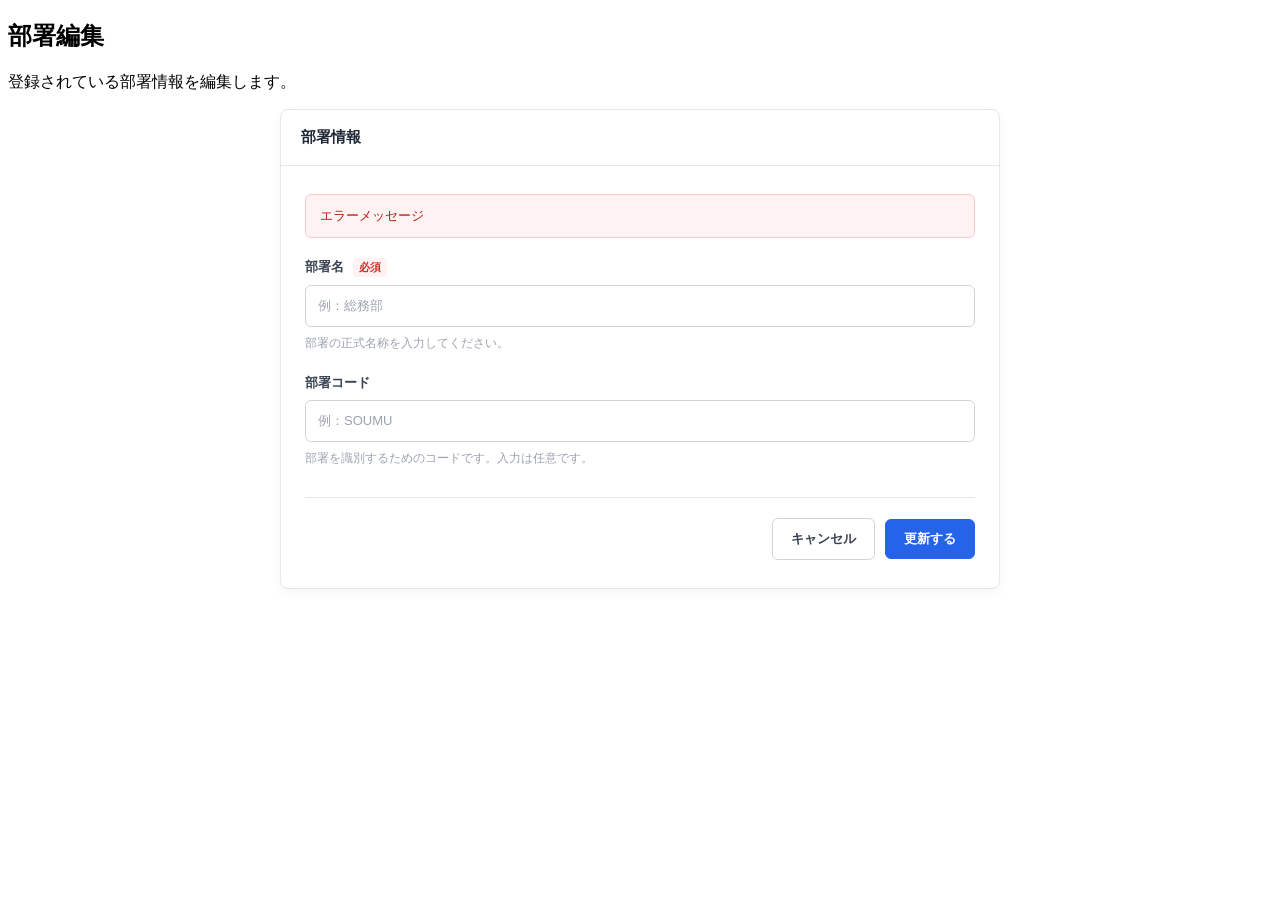
<file: src/main/resources/templates/department/edit.html>
<!DOCTYPE html>
<html lang="ja" xmlns:th="http://www.thymeleaf.org">

<head>
    <meta charset="UTF-8">
    <meta name="viewport" content="width=device-width, initial-scale=1.0">
    <title>社員管理システム | 部署編集</title>

    <link rel="stylesheet" th:href="@{/css/common.css}">

    <style>
        /* =========================
       Form Card
       ========================= */

        .form-card {
            width: 100%;
            max-width: 720px;
            box-sizing: border-box;

            margin: 0 auto;

            background-color: #ffffff;

            border: 1px solid #e5e7eb;
            border-radius: 8px;

            box-shadow:
                0 4px 12px rgba(15, 23, 42, 0.04);
        }

        .card-header {
            padding: 18px 20px;

            border-bottom: 1px solid #e5e7eb;
        }

        .card-title {
            margin: 0;

            color: #1f2937;

            font-size: 15px;
            font-weight: 600;
        }

        .form-body {
            padding: 28px 24px;
        }

        /* =========================
       Message
       ========================= */

        .message {
            margin-bottom: 20px;
            padding: 12px 14px;

            border-radius: 6px;

            font-size: 13px;
        }

        .error-message {
            color: #b91c1c;

            background-color: #fef2f2;

            border: 1px solid #fecaca;
        }

        /* =========================
       Form
       ========================= */

        .form-group {
            margin-bottom: 22px;
        }

        .form-label {
            display: block;

            margin-bottom: 8px;

            color: #374151;

            font-size: 13px;
            font-weight: 600;
        }

        .required {
            display: inline-block;

            margin-left: 6px;
            padding: 2px 6px;

            color: #dc2626;
            background-color: #fef2f2;

            border-radius: 4px;

            font-size: 11px;
            font-weight: 600;
        }

        .form-input {
            box-sizing: border-box;

            width: 100%;
            height: 42px;

            padding: 0 12px;

            color: #374151;
            background-color: #ffffff;

            border: 1px solid #d1d5db;
            border-radius: 6px;

            font-size: 13px;

            outline: none;

            transition:
                border-color 0.2s ease,
                box-shadow 0.2s ease;
        }

        .form-input:focus {
            border-color: #3b82f6;

            box-shadow:
                0 0 0 3px rgba(59, 130, 246, 0.1);
        }

        .form-input::placeholder {
            color: #9ca3af;
        }

        .form-help {
            margin: 7px 0 0;

            color: #9ca3af;

            font-size: 12px;
            line-height: 1.5;
        }

        /* =========================
       Form Actions
       ========================= */

        .form-actions {
            display: flex;

            align-items: center;
            justify-content: flex-end;

            gap: 10px;

            margin-top: 30px;
            padding-top: 20px;

            border-top: 1px solid #e5e7eb;
        }

        .button {
            display: inline-flex;

            align-items: center;
            justify-content: center;

            height: 40px;

            padding: 0 18px;

            border-radius: 6px;

            font-size: 13px;
            font-weight: 600;

            text-decoration: none;

            cursor: pointer;

            transition:
                background-color 0.2s ease,
                border-color 0.2s ease;
        }

        .cancel-button {
            color: #374151;
            background-color: #ffffff;

            border: 1px solid #d1d5db;
        }

        .cancel-button:hover {
            background-color: #f9fafb;
        }

        .submit-button {
            color: #ffffff;
            background-color: #2563eb;

            border: 1px solid #2563eb;
        }

        .submit-button:hover {
            background-color: #1d4ed8;

            border-color: #1d4ed8;
        }

        /* =========================
       Overlay
       ========================= */

        .sidebar-overlay {
            position: fixed;

            top: 64px;
            left: 0;

            z-index: 800;

            width: 100%;
            height: calc(100vh - 64px);

            background-color: rgba(15, 23, 42, 0.25);

            opacity: 0;
            visibility: hidden;

            transition:
                opacity 0.2s ease,
                visibility 0.2s ease;
        }

        body.menu-open .sidebar-overlay {
            opacity: 1;
            visibility: visible;
        }

        /* =========================
       Responsive
       ========================= */

        @media (max-width: 700px) {

            body.menu-open .main {
                padding-left: 0;
            }

            .content {
                padding: 28px 16px;
            }

            .form-card {
                max-width: none;
            }

            .page-header {
                max-width: none;
            }

            .form-body {
                padding: 24px 18px;
            }

            .form-actions {
                flex-direction: column-reverse;

                align-items: stretch;
            }

            .button {
                width: 100%;
            }
        }

        @media (max-width: 600px) {

            .header {
                height: 56px;
                padding: 0 16px;
            }

            .system-name {
                font-size: 14px;
            }

            .user-info {
                display: none;
            }

            .sidebar {
                top: 56px;
                height: calc(100vh - 56px);
            }

            .sidebar-overlay {
                top: 56px;
                height: calc(100vh - 56px);
            }

            .main {
                padding-top: 56px;
            }

            .page-title {
                font-size: 22px;
            }
        }
    </style>

</head>

<body>

    <div th:replace="~{fragments/header :: header}"></div>
    <div th:replace="~{fragments/sidebar :: sidebar}"></div>
    <div class="sidebar-overlay" id="sidebarOverlay"></div>


    <!-- =========================
     Main
     ========================= -->

    <main class="main">

        <div class="content">

            <!-- =========================
             Page Header
             ========================= -->

            <section class="page-header">

                <h1 class="page-title">
                    部署編集
                </h1>

                <p class="page-description">
                    登録されている部署情報を編集します。
                </p>

            </section>


            <!-- =========================
             Form Card
             ========================= -->

            <section class="form-card">

                <div class="card-header">

                    <h2 class="card-title">
                        部署情報
                    </h2>

                </div>


                <div class="form-body">

                    <!-- エラーメッセージ -->

                    <div th:if="${errorMessage}" class="message error-message" th:text="${errorMessage}">
                        エラーメッセージ
                    </div>


                    <!-- 編集フォーム -->

                    <form th:action="@{/departments/{id}/update(id=${department.id})}" method="post">

                        <!-- CSRF -->

                        <input type="hidden" th:name="${_csrf.parameterName}" th:value="${_csrf.token}">


                        <!-- 部署名 -->

                        <div class="form-group">

                            <label for="name" class="form-label">

                                部署名

                                <span class="required">
                                    必須
                                </span>

                            </label>

                            <input type="text" id="name" name="name" class="form-input" th:value="${department.name}"
                                placeholder="例：総務部" maxlength="100" required>

                            <p class="form-help">
                                部署の正式名称を入力してください。
                            </p>

                        </div>


                        <!-- 部署コード -->

                        <div class="form-group">

                            <label for="code" class="form-label">

                                部署コード

                            </label>

                            <input type="text" id="code" name="code" class="form-input" th:value="${department.code}"
                                placeholder="例：SOUMU" maxlength="50">

                            <p class="form-help">
                                部署を識別するためのコードです。入力は任意です。
                            </p>

                        </div>


                        <!-- Buttons -->

                        <div class="form-actions">

                            <a th:href="@{/departments}" class="button cancel-button">

                                キャンセル

                            </a>


                            <button type="submit" class="button submit-button">

                                更新する

                            </button>

                        </div>

                    </form>

                </div>

            </section>

        </div>

    </main>


    <script th:src="@{/js/common.js}">
    </script>

</body>

</html>
</file>
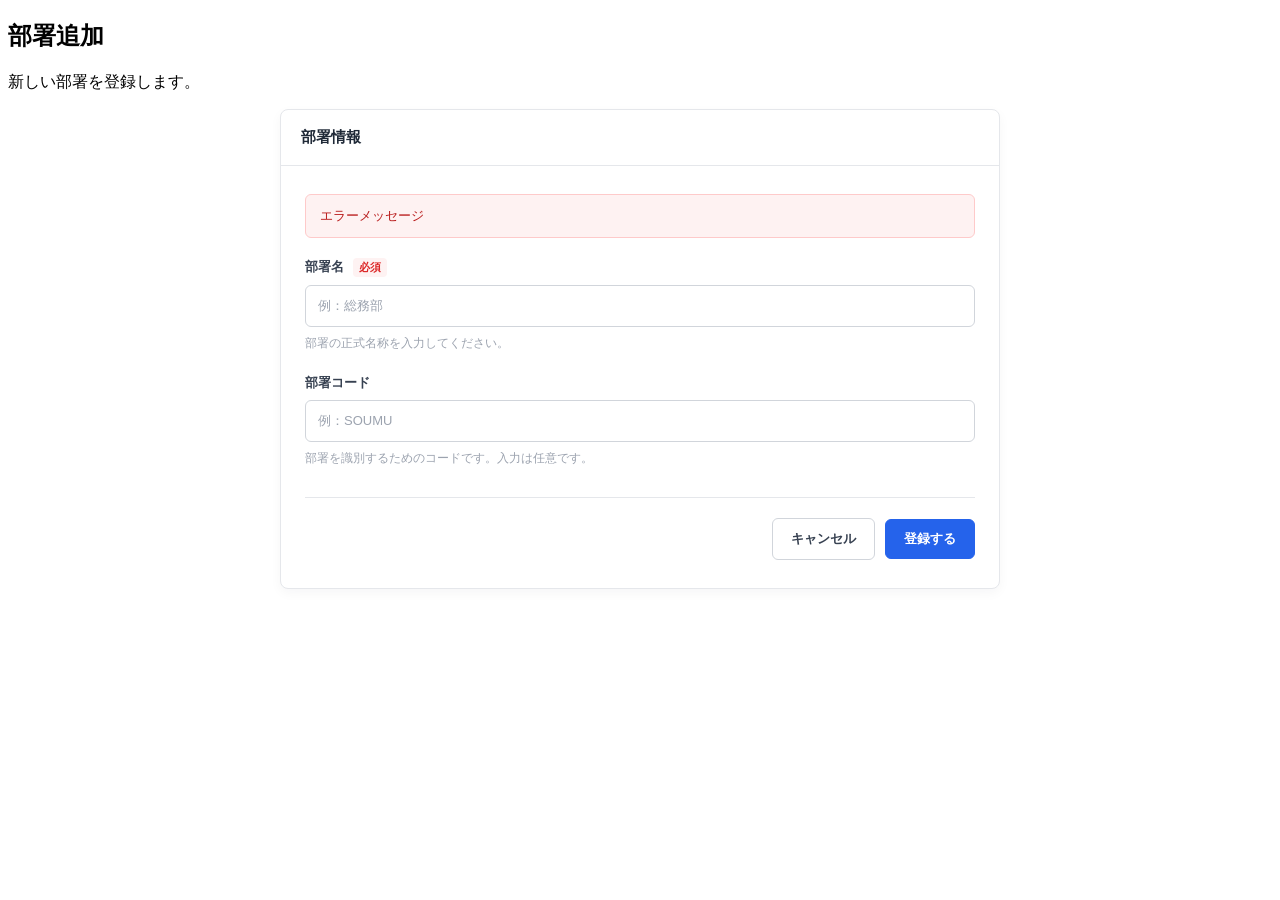
<file: src/main/resources/templates/department/new.html>
<!DOCTYPE html>
<html lang="ja" xmlns:th="http://www.thymeleaf.org">

<head>
    <meta charset="UTF-8">
    <meta name="viewport" content="width=device-width, initial-scale=1.0">
    <title>社員管理システム | 部署追加</title>

    <link rel="stylesheet" th:href="@{/css/common.css}">

    <style>
        /* =========================
       Form Card
       ========================= */
        @media (max-width: 600px) {

            .content {
                padding: 28px 16px;
            }

            .form-card {
                width: 100%;
            }
        }

        .form-card {
            width: 100%;
            max-width: 720px;
            box-sizing: border-box;

            margin: 0 auto;

            background-color: #ffffff;

            border: 1px solid #e5e7eb;
            border-radius: 8px;

            box-shadow:
                0 4px 12px rgba(15, 23, 42, 0.04);
        }

        .card-header {
            padding: 18px 20px;

            border-bottom: 1px solid #e5e7eb;
        }

        .card-title {
            margin: 0;

            color: #1f2937;

            font-size: 15px;
            font-weight: 600;
        }

        .form-body {
            padding: 28px 24px;
        }

        /* =========================
       Message
       ========================= */

        .message {
            margin-bottom: 20px;
            padding: 12px 14px;

            border-radius: 6px;

            font-size: 13px;
        }

        .error-message {
            color: #b91c1c;

            background-color: #fef2f2;

            border: 1px solid #fecaca;
        }

        /* =========================
       Form
       ========================= */

        .form-group {
            margin-bottom: 22px;
        }

        .form-label {
            display: block;

            margin-bottom: 8px;

            color: #374151;

            font-size: 13px;
            font-weight: 600;
        }

        .required {
            display: inline-block;

            margin-left: 6px;
            padding: 2px 6px;

            color: #dc2626;
            background-color: #fef2f2;

            border-radius: 4px;

            font-size: 11px;
            font-weight: 600;
        }

        .form-input {
            box-sizing: border-box;

            width: 100%;
            height: 42px;

            padding: 0 12px;

            color: #374151;
            background-color: #ffffff;

            border: 1px solid #d1d5db;
            border-radius: 6px;

            font-size: 13px;

            outline: none;

            transition:
                border-color 0.2s ease,
                box-shadow 0.2s ease;
        }

        .form-input:focus {
            border-color: #3b82f6;

            box-shadow:
                0 0 0 3px rgba(59, 130, 246, 0.1);
        }

        .form-input::placeholder {
            color: #9ca3af;
        }

        .form-help {
            margin: 7px 0 0;

            color: #9ca3af;

            font-size: 12px;
            line-height: 1.5;
        }

        /* =========================
       Form Actions
       ========================= */

        .form-actions {
            display: flex;

            align-items: center;
            justify-content: flex-end;

            gap: 10px;

            margin-top: 30px;
            padding-top: 20px;

            border-top: 1px solid #e5e7eb;
        }

        .button {
            display: inline-flex;

            align-items: center;
            justify-content: center;

            height: 40px;

            padding: 0 18px;

            border-radius: 6px;

            font-size: 13px;
            font-weight: 600;

            text-decoration: none;

            cursor: pointer;

            transition:
                background-color 0.2s ease,
                border-color 0.2s ease;
        }

        .cancel-button {
            color: #374151;
            background-color: #ffffff;

            border: 1px solid #d1d5db;
        }

        .cancel-button:hover {
            background-color: #f9fafb;
        }

        .submit-button {
            color: #ffffff;
            background-color: #2563eb;

            border: 1px solid #2563eb;
        }

        .submit-button:hover {
            background-color: #1d4ed8;

            border-color: #1d4ed8;
        }

        /* =========================
       Overlay
       ========================= */

        .sidebar-overlay {
            position: fixed;

            top: 64px;
            left: 0;

            z-index: 800;

            width: 100%;
            height: calc(100vh - 64px);

            background-color: rgba(15, 23, 42, 0.25);

            opacity: 0;
            visibility: hidden;

            transition:
                opacity 0.2s ease,
                visibility 0.2s ease;
        }

        body.menu-open .sidebar-overlay {
            opacity: 1;
            visibility: visible;
        }

        /* =========================
       Responsive
       ========================= */

        @media (max-width: 700px) {

            body.menu-open .main {
                padding-left: 0;
            }

            .content {
                padding: 28px 16px;
            }

            .form-card {
                max-width: none;
            }

            .form-body {
                padding: 24px 18px;
            }

            .form-actions {
                flex-direction: column-reverse;

                align-items: stretch;
            }

            .button {
                width: 100%;
            }
        }

        @media (max-width: 600px) {

            .header {
                height: 56px;
                padding: 0 16px;
            }

            .system-name {
                font-size: 14px;
            }

            .user-info {
                display: none;
            }

            .sidebar {
                top: 56px;
                height: calc(100vh - 56px);
            }

            .sidebar-overlay {
                top: 56px;
                height: calc(100vh - 56px);
            }

            .main {
                padding-top: 56px;
            }

            .page-title {
                font-size: 22px;
            }
        }
    </style>

</head>

<body>


    <div th:replace="~{fragments/header :: header}"></div>
    <div th:replace="~{fragments/sidebar :: sidebar}"></div>
    <div class="sidebar-overlay" id="sidebarOverlay"></div>


    <main class="main">

        <div class="content">

            <!-- =========================
             Page Header
             ========================= -->

            <section class="page-header">

                <h1 class="page-title">
                    部署追加
                </h1>

                <p class="page-description">
                    新しい部署を登録します。
                </p>

            </section>


            <!-- =========================
             Form Card
             ========================= -->

            <section class="form-card">

                <div class="card-header">

                    <h2 class="card-title">
                        部署情報
                    </h2>

                </div>


                <div class="form-body">

                    <!-- エラーメッセージ -->

                    <div th:if="${errorMessage}" class="message error-message" th:text="${errorMessage}">
                        エラーメッセージ
                    </div>


                    <!-- 登録フォーム -->

                    <form th:action="@{/departments}" method="post">

                        <!-- CSRF -->

                        <input type="hidden" th:name="${_csrf.parameterName}" th:value="${_csrf.token}">


                        <!-- 部署名 -->

                        <div class="form-group">

                            <label for="name" class="form-label">

                                部署名

                                <span class="required">
                                    必須
                                </span>

                            </label>

                            <input type="text" id="name" name="name" class="form-input" placeholder="例：総務部"
                                maxlength="100" required>

                            <p class="form-help">
                                部署の正式名称を入力してください。
                            </p>

                        </div>


                        <!-- 部署コード -->

                        <div class="form-group">

                            <label for="code" class="form-label">

                                部署コード

                            </label>

                            <input type="text" id="code" name="code" class="form-input" placeholder="例：SOUMU"
                                maxlength="50">

                            <p class="form-help">
                                部署を識別するためのコードです。入力は任意です。
                            </p>

                        </div>


                        <!-- Buttons -->

                        <div class="form-actions">

                            <a th:href="@{/departments}" class="button cancel-button">

                                キャンセル

                            </a>


                            <button type="submit" class="button submit-button">

                                登録する

                            </button>

                        </div>

                    </form>

                </div>

            </section>

        </div>

    </main>


    <script th:src="@{/js/common.js}">
    </script>

</body>

</html>
</file>
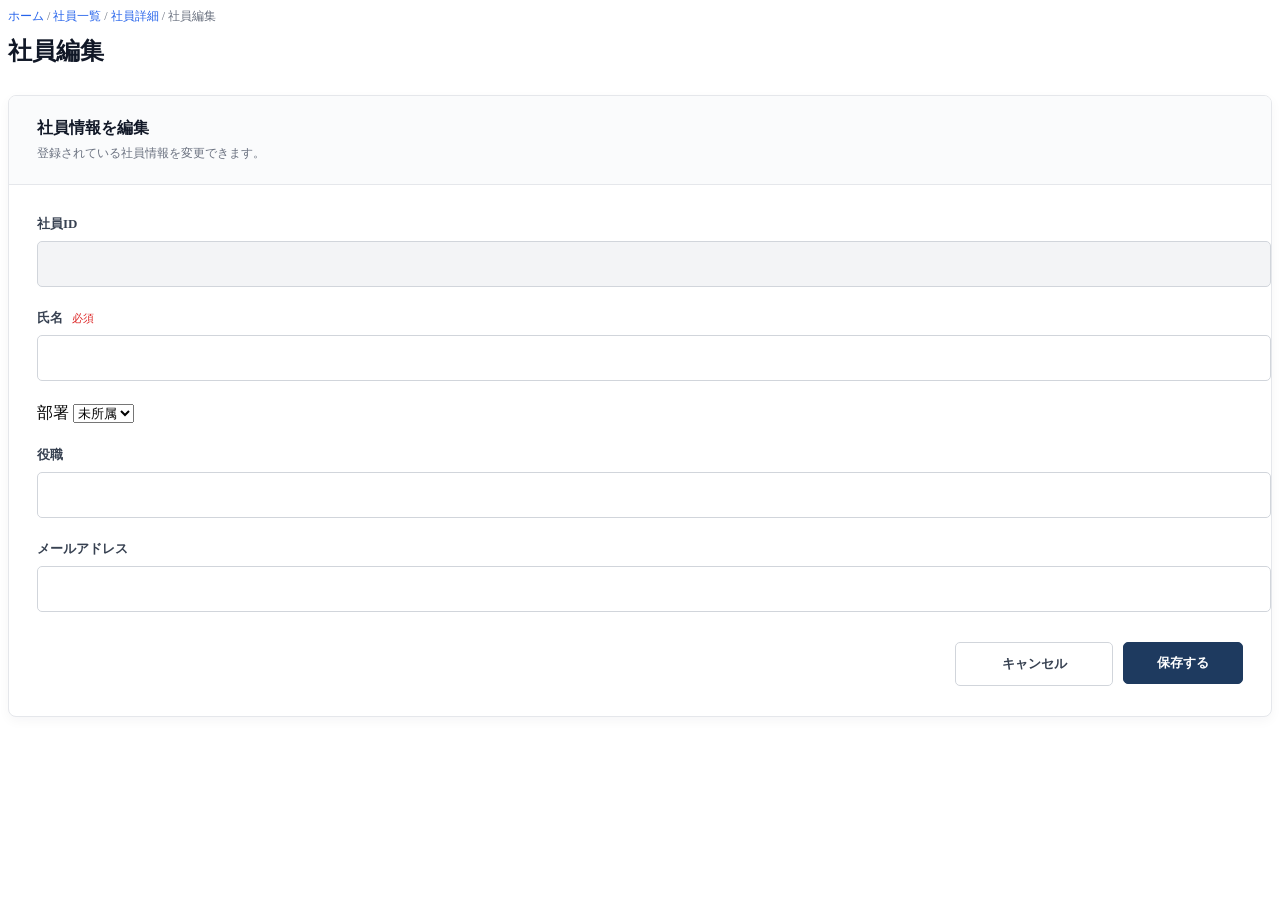
<file: src/main/resources/templates/employee/edit.html>
<!DOCTYPE html>
<html lang="ja" xmlns:th="http://www.thymeleaf.org">

<head>

    <meta charset="UTF-8">

    <meta name="viewport" content="width=device-width, initial-scale=1.0">

    <title>社員編集 | 社員管理システム</title>
    <link rel="stylesheet" th:href="@{/css/common.css}">
    <style>
        /* =========================
           Breadcrumb
           ========================= */

        .breadcrumb {
            margin-bottom: 10px;

            color: #6b7280;

            font-size: 12px;
        }

        .breadcrumb a {
            color: #2563eb;

            text-decoration: none;
        }

        .breadcrumb a:hover {
            text-decoration: underline;
        }

        /* =========================
           Page title
           ========================= */

        .page-title {
            margin: 0 0 28px;

            color: #111827;

            font-size: 24px;
            font-weight: 700;
        }

        /* =========================
           Card
           ========================= */

        .edit-card {
            background-color: #ffffff;

            border: 1px solid #e5e7eb;
            border-radius: 8px;

            box-shadow:
                0 4px 12px rgba(15, 23, 42, 0.04);

            overflow: hidden;
        }

        .card-header {
            padding: 22px 28px;

            border-bottom: 1px solid #e5e7eb;

            background-color: #fafbfc;
        }

        .card-title {
            margin: 0;

            color: #111827;

            font-size: 16px;
            font-weight: 700;
        }

        .card-description {
            margin: 6px 0 0;

            color: #6b7280;

            font-size: 12px;
        }

        /* =========================
           Form
           ========================= */

        .form {
            padding: 30px 28px;
        }

        .form-group {
            margin-bottom: 22px;
        }

        .form-label {
            display: block;

            margin-bottom: 8px;

            color: #374151;

            font-size: 13px;
            font-weight: 600;
        }

        .required {
            margin-left: 6px;

            color: #dc2626;

            font-size: 11px;
            font-weight: 500;
        }

        .form-input {
            width: 100%;
            height: 44px;

            padding: 0 13px;

            border: 1px solid #d1d5db;
            border-radius: 5px;

            background-color: #ffffff;

            color: #111827;

            font-size: 14px;

            outline: none;

            transition:
                border-color 0.15s ease,
                box-shadow 0.15s ease;
        }

        .form-input:hover {
            border-color: #9ca3af;
        }

        .form-input:focus {
            border-color: #2563eb;

            box-shadow:
                0 0 0 3px rgba(37, 99, 235, 0.12);
        }

        .form-input:disabled {
            background-color: #f3f4f6;

            color: #6b7280;

            cursor: not-allowed;
        }

        /* =========================
           Buttons
           ========================= */

        .actions {
            display: flex;

            justify-content: flex-end;

            gap: 10px;

            padding-top: 8px;
        }

        .button {
            display: inline-flex;

            align-items: center;
            justify-content: center;

            min-width: 120px;
            height: 42px;

            padding: 0 18px;

            border-radius: 5px;

            font-size: 13px;
            font-weight: 600;

            text-decoration: none;

            cursor: pointer;
        }

        .button-secondary {
            border: 1px solid #d1d5db;

            background-color: #ffffff;

            color: #374151;
        }

        .button-secondary:hover {
            background-color: #f9fafb;
        }

        .button-primary {
            border: 1px solid #1e3a5f;

            background-color: #1e3a5f;

            color: #ffffff;
        }

        .button-primary:hover {
            background-color: #17304f;
        }

        /* =========================
           Responsive
           ========================= */

        @media (max-width: 600px) {

            .header {
                padding: 0 16px;
            }

            .header-user {
                display: none;
            }

            .main {
                padding: 28px 16px;
            }

            .page-title {
                font-size: 21px;
            }

            .form {
                padding: 24px 20px;
            }

            .actions {
                flex-direction: column-reverse;
            }

            .button {
                width: 100%;
            }
        }
    </style>

</head>


<body>

    <div th:replace="~{fragments/header :: header}"></div>
    <div th:replace="~{fragments/sidebar :: sidebar}"></div>
    <div class="sidebar-overlay" id="sidebarOverlay"></div>

    <main class="main">

        <!-- パンくず -->

        <div class="breadcrumb">

            <a th:href="@{/}">
                ホーム
            </a>

            <span> / </span>

            <a th:href="@{/employees}">
                社員一覧
            </a>

            <span> / </span>

            <a th:href="@{/employees/{id}(id=${employee.id})}">
                社員詳細
            </a>

            <span> / 社員編集</span>

        </div>


        <h1 class="page-title">
            社員編集
        </h1>


        <section class="edit-card">

            <div class="card-header">

                <h2 class="card-title">
                    社員情報を編集
                </h2>

                <p class="card-description">
                    登録されている社員情報を変更できます。
                </p>

            </div>


            <!-- 更新フォーム -->

            <form class="form" th:action="@{/employees/{id}(id=${employee.id})}" method="post">

                <!-- Spring Security CSRF -->

                <input type="hidden" th:name="${_csrf.parameterName}" th:value="${_csrf.token}">


                <!-- 社員ID -->

                <div class="form-group">

                    <label class="form-label" for="employeeId">

                        社員ID

                    </label>

                    <input type="text" id="employeeId" class="form-input" th:value="${employee.employeeId}" disabled>

                </div>


                <!-- 氏名 -->

                <div class="form-group">

                    <label class="form-label" for="name">

                        氏名

                        <span class="required">
                            必須
                        </span>

                    </label>

                    <input type="text" id="name" name="name" class="form-input" th:value="${employee.name}" required>

                </div>


                <!-- 部署 -->

                <div class="form-group">

                    <label for="departmentId">
                        部署
                    </label>

                    <select id="departmentId" name="departmentId">

                        <option value="">
                            未所属
                        </option>

                        <option th:each="department : ${departments}" th:value="${department.id}"
                            th:text="${department.name}"
                            th:selected="${employee.department != null and employee.department.id == department.id}">
                            総務部
                        </option>

                    </select>

                </div>



                <!-- 役職 -->

                <div class="form-group">

                    <label class="form-label" for="position">

                        役職

                    </label>

                    <input type="text" id="position" name="position" class="form-input" th:value="${employee.position}">

                </div>


                <!-- メールアドレス -->

                <div class="form-group">

                    <label class="form-label" for="email">

                        メールアドレス

                    </label>

                    <input type="email" id="email" name="email" class="form-input" th:value="${employee.email}">

                </div>


                <!-- ボタン -->

                <div class="actions">

                    <a th:href="@{/employees/{id}(id=${employee.id})}" class="button button-secondary">

                        キャンセル

                    </a>
                    <button type="submit" class="button button-primary">

                        保存する

                    </button>

                </div>

            </form>

        </section>

    </main>
    <script th:src="@{/js/common.js}">
    </script>
</body>

</html>
</file>
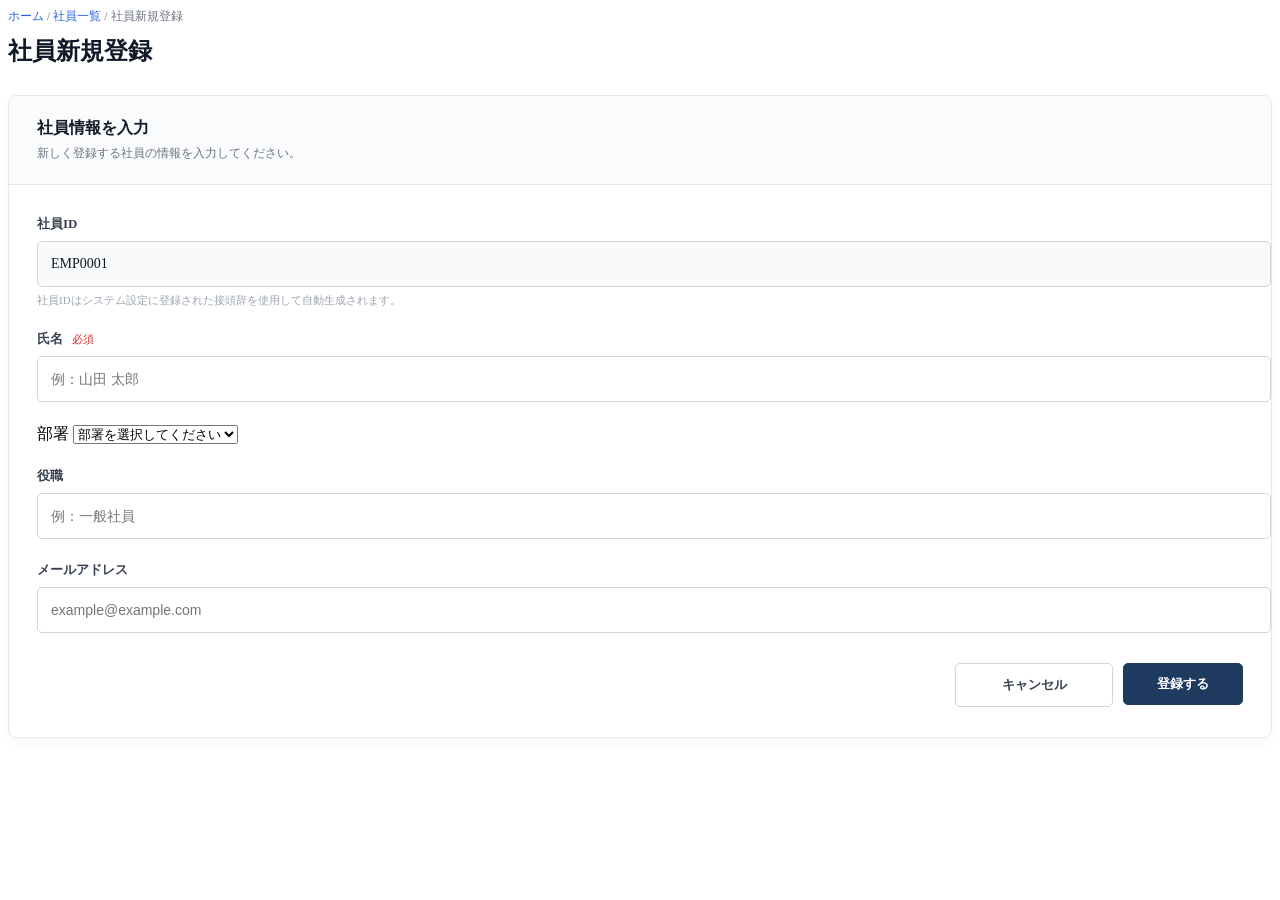
<file: src/main/resources/templates/employee/new.html>
<!DOCTYPE html>
<html lang="ja" xmlns:th="http://www.thymeleaf.org">

<head>

    <meta charset="UTF-8">

    <meta name="viewport" content="width=device-width, initial-scale=1.0">

    <title>社員新規登録 | 社員管理システム</title>
    <link rel="stylesheet" th:href="@{/css/common.css}">
    <style>
        /* =========================
           Breadcrumb
           ========================= */

        .breadcrumb {
            margin-bottom: 10px;

            color: #6b7280;

            font-size: 12px;
        }

        .breadcrumb a {
            color: #2563eb;

            text-decoration: none;
        }

        .breadcrumb a:hover {
            text-decoration: underline;
        }

        /* =========================
           Page title
           ========================= */

        .page-title {
            margin: 0 0 28px;

            color: #111827;

            font-size: 24px;
            font-weight: 700;
        }

        /* =========================
           Card
           ========================= */

        .register-card {
            background-color: #ffffff;

            border: 1px solid #e5e7eb;
            border-radius: 8px;

            box-shadow:
                0 4px 12px rgba(15, 23, 42, 0.04);

            overflow: hidden;
        }

        .card-header {
            padding: 22px 28px;

            border-bottom: 1px solid #e5e7eb;

            background-color: #fafbfc;
        }

        .card-title {
            margin: 0;

            color: #111827;

            font-size: 16px;
            font-weight: 700;
        }

        .card-description {
            margin: 6px 0 0;

            color: #6b7280;

            font-size: 12px;
        }

        /* =========================
           Form
           ========================= */

        .form {
            padding: 30px 28px;
        }

        .form-group {
            margin-bottom: 22px;
        }

        .form-label {
            display: block;

            margin-bottom: 8px;

            color: #374151;

            font-size: 13px;
            font-weight: 600;
        }

        .required {
            margin-left: 6px;

            color: #dc2626;

            font-size: 11px;
            font-weight: 500;
        }

        .form-input {
            width: 100%;
            height: 44px;

            padding: 0 13px;

            border: 1px solid #d1d5db;
            border-radius: 5px;

            background-color: #ffffff;

            color: #111827;

            font-size: 14px;

            outline: none;

            transition:
                border-color 0.15s ease,
                box-shadow 0.15s ease;
        }

        .form-input:hover {
            border-color: #9ca3af;
        }

        .form-input:focus {
            border-color: #2563eb;

            box-shadow:
                0 0 0 3px rgba(37, 99, 235, 0.12);
        }

        .form-help {
            margin-top: 6px;

            color: #9ca3af;

            font-size: 11px;
        }

        /* =========================
           Buttons
           ========================= */

        .actions {
            display: flex;

            justify-content: flex-end;

            gap: 10px;

            padding-top: 8px;
        }

        .button {
            display: inline-flex;

            align-items: center;
            justify-content: center;

            min-width: 120px;
            height: 42px;

            padding: 0 18px;

            border-radius: 5px;

            font-size: 13px;
            font-weight: 600;

            text-decoration: none;

            cursor: pointer;
        }

        .button-secondary {
            border: 1px solid #d1d5db;

            background-color: #ffffff;

            color: #374151;
        }

        .button-secondary:hover {
            background-color: #f9fafb;
        }

        .button-primary {
            border: 1px solid #1e3a5f;

            background-color: #1e3a5f;

            color: #ffffff;
        }

        .button-primary:hover {
            background-color: #17304f;
        }

        /* =========================
           Responsive
           ========================= */

        @media (max-width: 600px) {

            .header {
                padding: 0 16px;
            }

            .header-user {
                display: none;
            }

            .main {
                padding: 28px 16px;
            }

            .page-title {
                font-size: 21px;
            }

            .form {
                padding: 24px 20px;
            }

            .actions {
                flex-direction: column-reverse;
            }

            .button {
                width: 100%;
            }
        }
    </style>

</head>


<body>

    <div th:replace="~{fragments/header :: header}"></div>
    <div th:replace="~{fragments/sidebar :: sidebar}"></div>
    <div class="sidebar-overlay" id="sidebarOverlay"></div>

    <main class="main">

        <!-- パンくず -->

        <div class="breadcrumb">

            <a th:href="@{/}">
                ホーム
            </a>

            <span> / </span>

            <a th:href="@{/employees}">
                社員一覧
            </a>

            <span> / 社員新規登録</span>

        </div>


        <h1 class="page-title">
            社員新規登録
        </h1>


        <section class="register-card">

            <div class="card-header">

                <h2 class="card-title">
                    社員情報を入力
                </h2>

                <p class="card-description">
                    新しく登録する社員の情報を入力してください。
                </p>

            </div>


            <!-- 登録フォーム -->

            <form class="form" th:action="@{/employees}" method="post">

                <!-- Spring Security CSRF -->

                <input type="hidden" th:name="${_csrf.parameterName}" th:value="${_csrf.token}">


                <!-- 社員ID -->
                <div class="form-group">

                    <label class="form-label">
                        社員ID
                    </label>

                    <div class="form-input" style="display:flex; align-items:center; background-color:#f9fafb;">
                        <span th:text="${nextEmployeeId}">
                            EMP0001
                        </span>
                    </div>

                    <div class="form-help">
                        社員IDはシステム設定に登録された接頭辞を使用して自動生成されます。
                    </div>

                </div>

                <!-- 氏名 -->

                <div class="form-group">

                    <label class="form-label" for="name">

                        氏名

                        <span class="required">
                            必須
                        </span>

                    </label>

                    <input type="text" id="name" name="name" class="form-input" placeholder="例：山田 太郎" required>

                </div>


                <!-- 部署 -->

                <div class="form-group">

                    <label for="departmentId">
                        部署
                    </label>

                    <select id="departmentId" name="departmentId">

                        <option value="">
                            部署を選択してください
                        </option>

                        <option th:each="department : ${departments}" th:value="${department.id}"
                            th:text="${department.name}">
                            総務部
                        </option>

                    </select>

                </div>



                <!-- 役職 -->

                <div class="form-group">

                    <label class="form-label" for="position">

                        役職

                    </label>

                    <input type="text" id="position" name="position" class="form-input" placeholder="例：一般社員">

                </div>


                <!-- メールアドレス -->

                <div class="form-group">

                    <label class="form-label" for="email">

                        メールアドレス

                    </label>

                    <input type="email" id="email" name="email" class="form-input" placeholder="example@example.com">

                </div>


                <!-- ボタン -->

                <div class="actions">

                    <a th:href="@{/employees}" class="button button-secondary">

                        キャンセル

                    </a>


                    <button type="submit" class="button button-primary">

                        登録する

                    </button>

                </div>

            </form>

        </section>

    </main>

    <script th:src="@{/js/common.js}">
    </script>

</body>

</html>
</file>
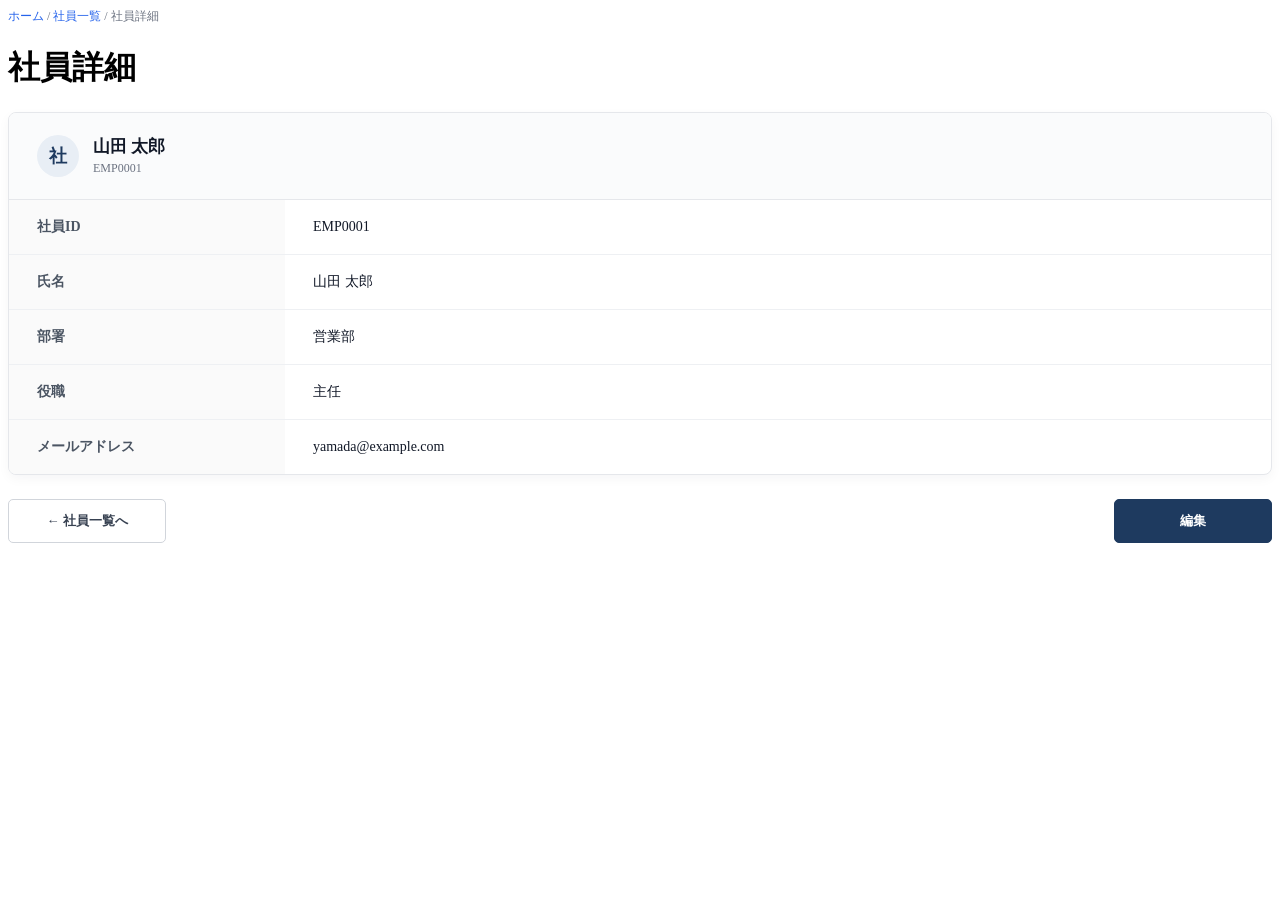
<file: src/main/resources/templates/employee/show.html>
<!DOCTYPE html>
<html lang="ja" xmlns:th="http://www.thymeleaf.org">

<head>
    <meta charset="UTF-8">
    <meta name="viewport" content="width=device-width, initial-scale=1.0">

    <title>社員詳細 | 社員管理システム</title>

    <link rel="stylesheet" th:href="@{/css/common.css}">
    <style>
        .breadcrumb {
            margin-bottom: 10px;

            color: #6b7280;

            font-size: 12px;
        }

        .breadcrumb a {
            color: #2563eb;
            text-decoration: none;
        }

        .breadcrumb a:hover {
            text-decoration: underline;
        }

        /* =========================
           Card
           ========================= */

        .detail-card {
            background-color: #ffffff;

            border: 1px solid #e5e7eb;
            border-radius: 8px;

            box-shadow:
                0 4px 12px rgba(15, 23, 42, 0.04);

            overflow: hidden;
        }

        /* =========================
           Card Header
           ========================= */

        .detail-card-header {
            display: flex;
            align-items: center;

            padding: 22px 28px;

            border-bottom: 1px solid #e5e7eb;

            background-color: #fafbfc;
        }

        .employee-icon {
            width: 42px;
            height: 42px;

            display: flex;
            align-items: center;
            justify-content: center;

            margin-right: 14px;

            border-radius: 50%;

            background-color: #e8eef5;

            color: #1e3a5f;

            font-size: 18px;
            font-weight: 700;
        }

        .employee-header-info {
            display: flex;
            flex-direction: column;
            gap: 3px;
        }

        .employee-name {
            color: #111827;

            font-size: 17px;
            font-weight: 700;
        }

        .employee-id {
            color: #6b7280;

            font-size: 12px;
        }

        /* =========================
           Detail Table
           ========================= */

        .detail-table {
            width: 100%;

            border-collapse: collapse;
        }

        .detail-table th,
        .detail-table td {
            padding: 18px 28px;

            border-bottom: 1px solid #eef0f3;

            text-align: left;

            font-size: 14px;
        }

        .detail-table th {
            width: 220px;

            background-color: #fafafa;

            color: #4b5563;

            font-weight: 600;
        }

        .detail-table td {
            color: #111827;
        }

        .detail-table tr:last-child th,
        .detail-table tr:last-child td {
            border-bottom: none;
        }

        /* =========================
           Actions
           ========================= */

        .actions {
            display: flex;
            justify-content: space-between;
            align-items: center;

            margin-top: 24px;
        }

        .button {
            display: inline-flex;
            align-items: center;
            justify-content: center;

            min-width: 120px;
            height: 42px;

            padding: 0 18px;

            border-radius: 5px;

            font-size: 13px;
            font-weight: 600;

            text-decoration: none;

            cursor: pointer;
        }

        .button-secondary {
            border: 1px solid #d1d5db;

            background-color: #ffffff;

            color: #374151;
        }

        .button-secondary:hover {
            background-color: #f9fafb;
        }

        .button-primary {
            border: 1px solid #1e3a5f;

            background-color: #1e3a5f;

            color: #ffffff;
        }

        .button-primary:hover {
            background-color: #17304f;
        }

        /* =========================
           Responsive
           ========================= */

        @media (max-width: 600px) {

            .header {
                padding: 0 16px;
            }

            .main {
                padding: 28px 16px;
            }

            .page-title {
                font-size: 21px;
            }

            .detail-table th,
            .detail-table td {
                padding: 14px 16px;
            }

            .detail-table th {
                width: 120px;
            }

            .header-user {
                display: none;
            }

            .actions {
                gap: 10px;
            }

            .button {
                flex: 1;
            }
        }
    </style>
</head>

<body>
    <div th:replace="~{fragments/header :: header}"></div>
    <div th:replace="~{fragments/sidebar :: sidebar}"></div>
    <div class="sidebar-overlay" id="sidebarOverlay"></div>

    <main class="main">

        <!-- パンくず -->
        <div class="breadcrumb">
            <a th:href="@{/}">
                ホーム
            </a>

            <span> / </span>

            <a th:href="@{/employees}">
                社員一覧
            </a>

            <span> / 社員詳細</span>
        </div>


        <!-- ページタイトル -->
        <div class="page-header">

            <h1 class="page-title">
                社員詳細
            </h1>

        </div>


        <!-- 詳細カード -->
        <section class="detail-card">

            <!-- カードヘッダー -->
            <div class="detail-card-header">

                <div class="employee-icon">
                    社
                </div>

                <div class="employee-header-info">

                    <div class="employee-name" th:text="${employee.name}">
                        山田 太郎
                    </div>

                    <div class="employee-id" th:text="${employee.employeeId}">
                        EMP0001
                    </div>

                </div>

            </div>


            <!-- 社員情報 -->
            <table class="detail-table">

                <tbody>

                    <tr>
                        <th>
                            社員ID
                        </th>

                        <td th:text="${employee.employeeId}">
                            EMP0001
                        </td>
                    </tr>


                    <tr>
                        <th>
                            氏名
                        </th>

                        <td th:text="${employee.name}">
                            山田 太郎
                        </td>
                    </tr>


                    <tr>
                        <th>
                            部署
                        </th>

                        <td class="detail-value"
                            th:text="${employee.department != null ? employee.department.name : '-'}">
                            営業部
                        </td>

                    </tr>


                    <tr>
                        <th>
                            役職
                        </th>

                        <td th:text="${employee.position ?: '-'}">
                            主任
                        </td>
                    </tr>


                    <tr>
                        <th>
                            メールアドレス
                        </th>

                        <td th:text="${employee.email ?: '-'}">
                            yamada@example.com
                        </td>
                    </tr>

                </tbody>

            </table>

        </section>


        <!-- ボタン -->
        <div class="actions">

            <a th:href="@{/employees}" class="button button-secondary">

                ← 社員一覧へ

            </a>


            <a th:href="@{/employees/{id}/edit(id=${employee.id})}" class="button button-primary">

                編集

            </a>

        </div>

    </main>

</body>

<script th:src="@{/js/common.js}">
</script>

</html>
</file>
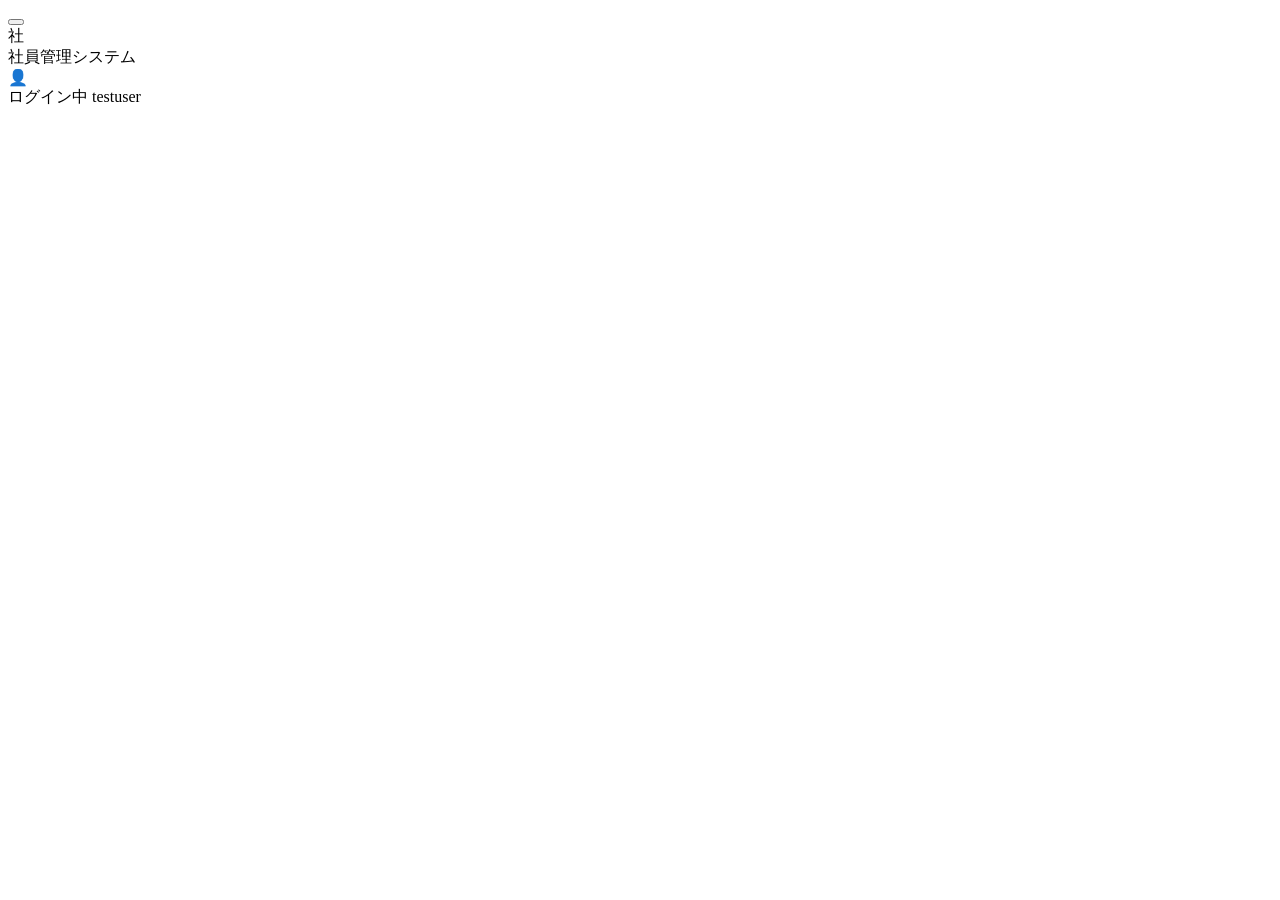
<file: src/main/resources/templates/fragments/header.html>
<!DOCTYPE html>
<html lang="ja" xmlns:th="http://www.thymeleaf.org">

<header th:fragment="header" class="header">

    <div class="header-left">

        <button type="button" class="menu-button" id="menuButton" aria-label="メニューを開く" aria-expanded="false">

            <span class="menu-line"></span>
            <span class="menu-line"></span>
            <span class="menu-line"></span>

        </button>

        <a th:href="@{/}" class="header-logo-link">
            <div class="header-logo">

                <div class="logo-mark">
                    社
                </div>

                <div class="system-name">
                    社員管理システム
                </div>

            </div>
        </a>
    </div>

    <div class="header-user">
        <a th:href="@{/profile}" class="header-user-link">
            <div class="user-icon">
                👤
            </div>
        </a>
        <div class="user-info">

            <span class="user-label">
                ログイン中
            </span>
            <a th:href="@{/profile}" class="header-user-link">
                <span class="user-id" th:text="${#authentication.name}">
                    testuser
                </span>
            </a>
        </div>

    </div>

</header>

</html>
</file>
